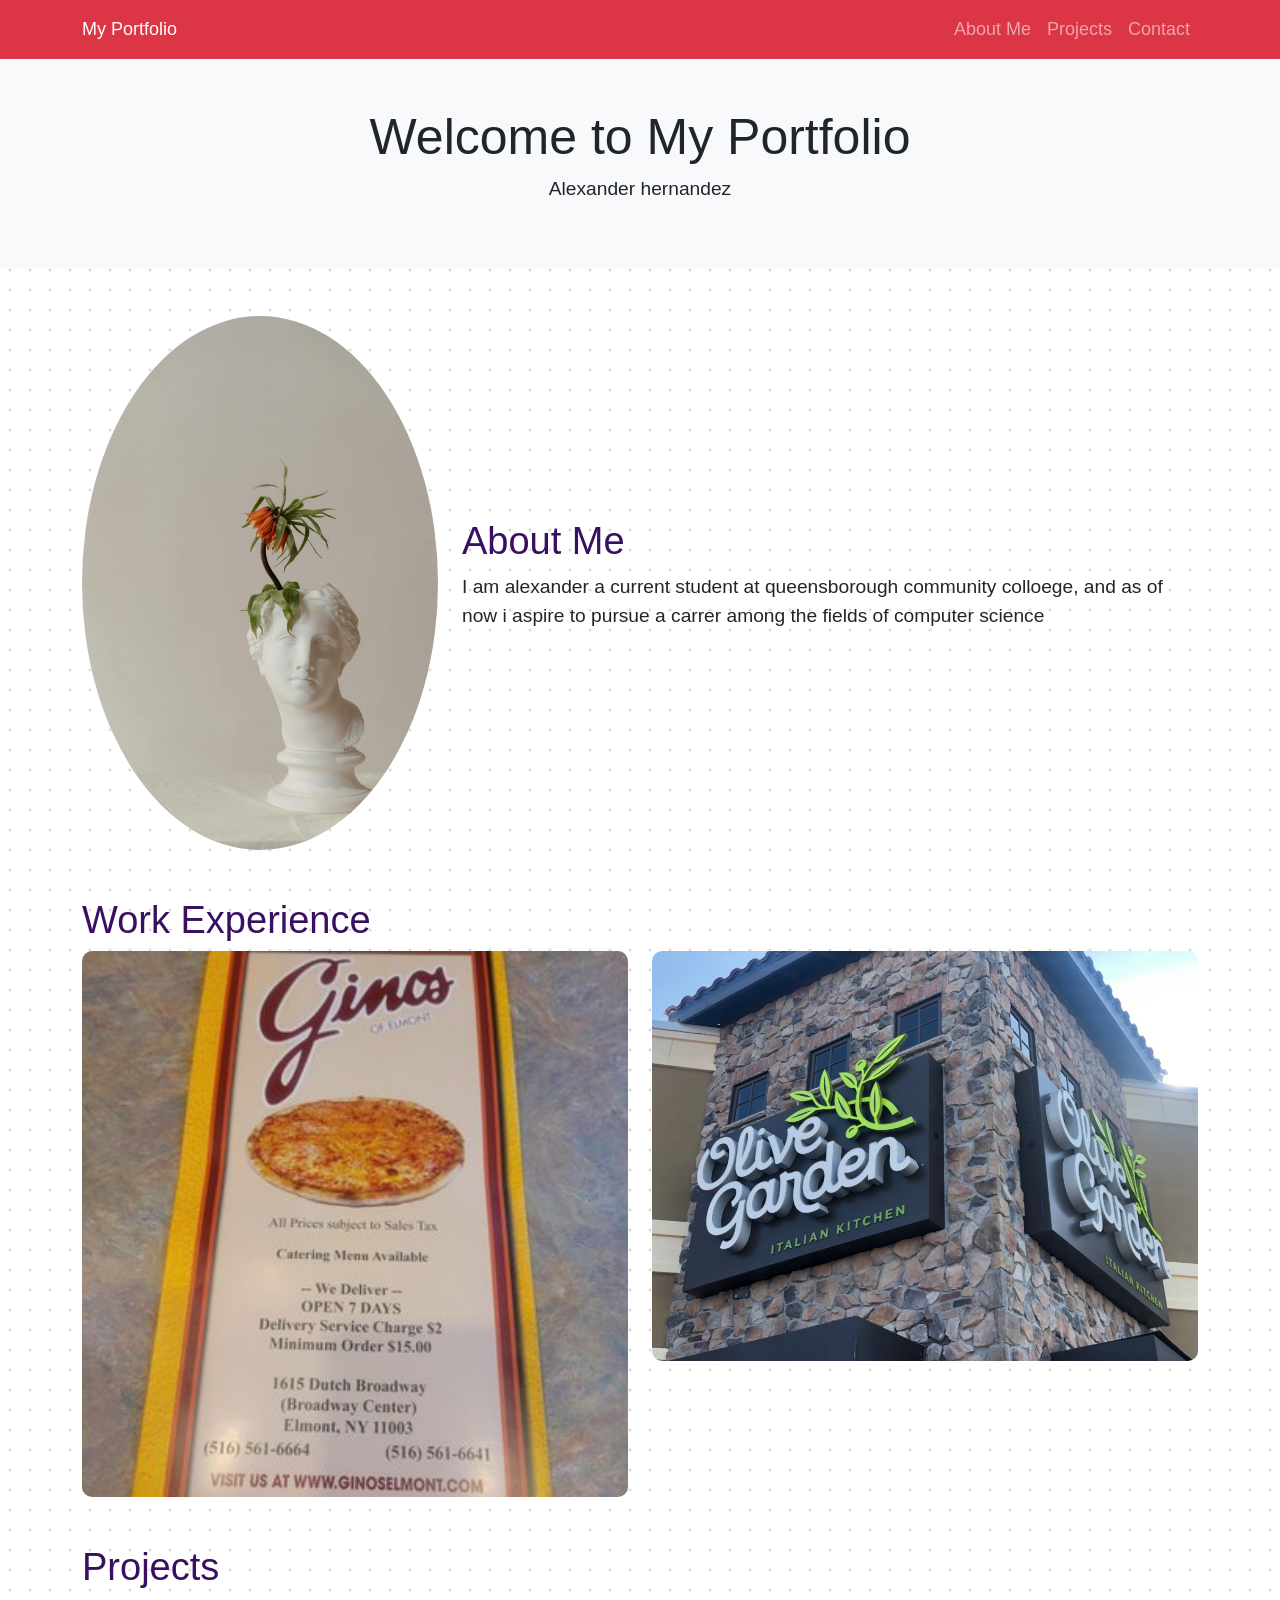
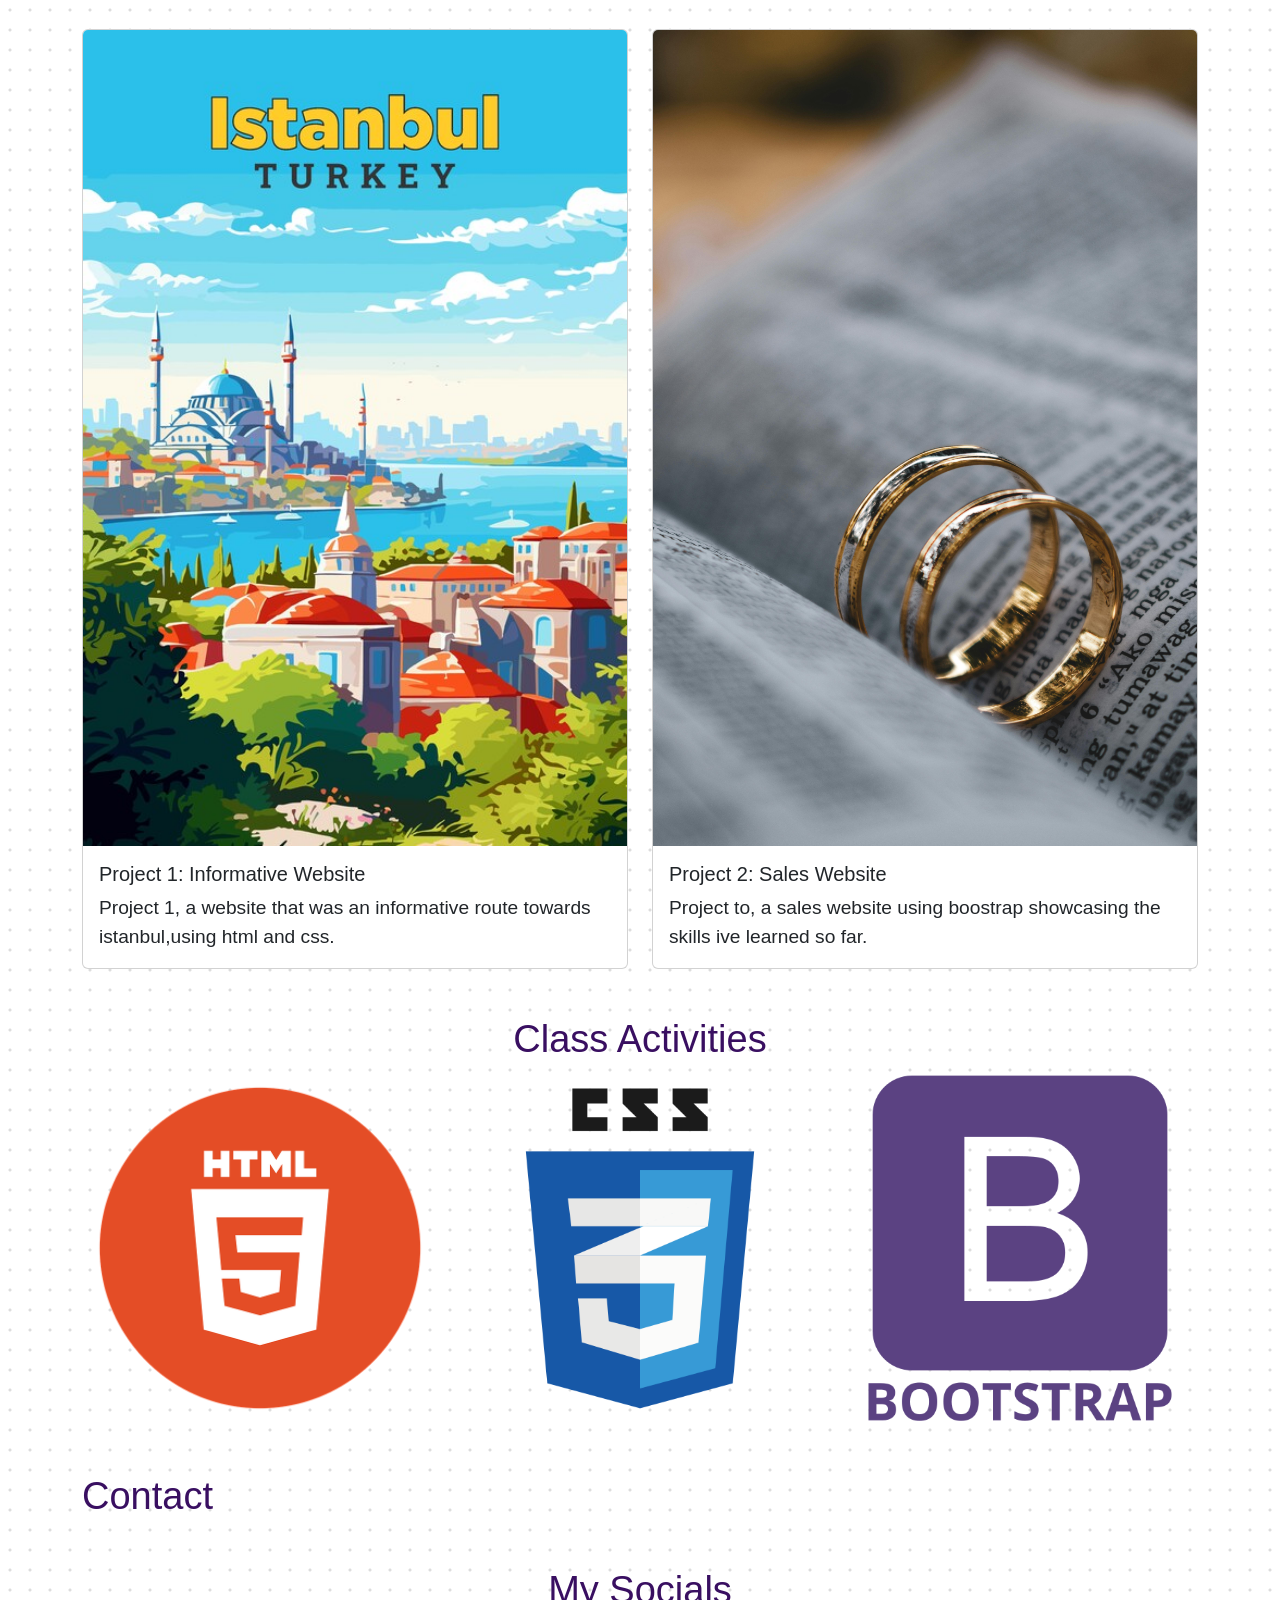
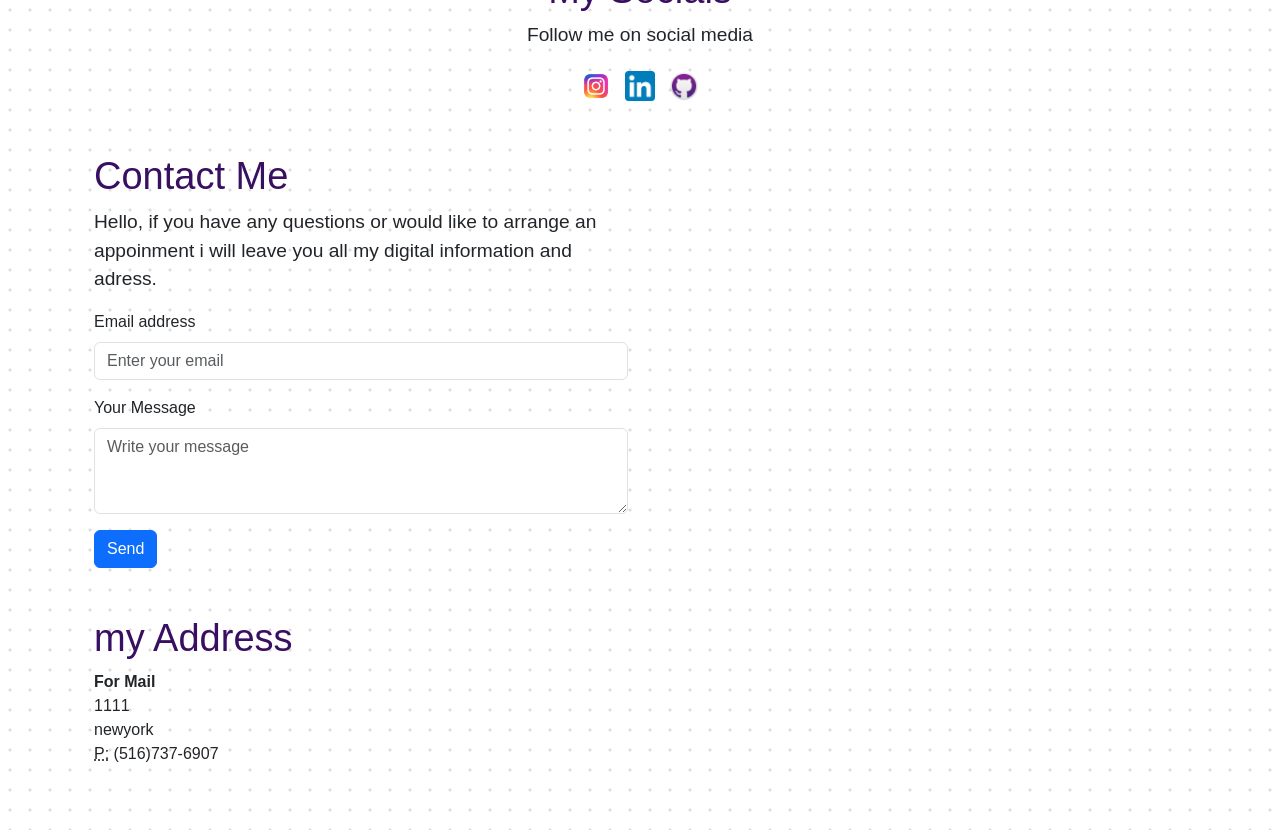
<file: index.html>
<!DOCTYPE html>
<html lang="en">
<head>
    <meta charset="UTF-8">
    <meta name="viewport" content="width=device-width, initial-scale=1">
    <title>Portfolio</title>
    <link href="https://cdn.jsdelivr.net/npm/bootstrap@5.3.0/dist/css/bootstrap.min.css" rel="stylesheet">
    <link rel="stylesheet" href="project3.css">
</head>
<body>
    <!-- Navbar -->
    <nav class="navbar navbar-expand-lg navbar-dark bg-danger">
        <div class="container">
            <a class="navbar-brand" href="#">My Portfolio</a>
            <button class="navbar-toggler" type="button" data-bs-toggle="collapse" data-bs-target="#navbarNav">
                <span class="navbar-toggler-icon"></span>
            </button>
            <div class="collapse navbar-collapse" id="navbarNav">
                <ul class="navbar-nav ms-auto">
                    <li class="nav-item"><a class="nav-link" href="#about">About Me</a></li>
                    <li class="nav-item"><a class="nav-link" href="#projects">Projects</a></li>
                    <li class="nav-item"><a class="nav-link" href="#contact">Contact</a></li>
                </ul>
            </div>
        </div>
    </nav>

   <!-- Hero Section -->
   <header class="text-center py-5 bg-light">
    <h1>Welcome to My Portfolio</h1>
    <p>  Alexander hernandez</p>
</header>
    
    <section id="about" class="container my-5">
        <div class="row align-items-center">
            <div class="col-md-4">
                <img src="images/pexels-cottonbro-4272616.jpg" alt="Your Photo" class="img-fluid rounded-circle">
            </div>
            <div class="col-md-8">
                <h2>About Me</h2>
                <p>I am alexander a current student at queensborough community colloege, and as of now i aspire to pursue a carrer among the fields of computer science </p>
            </div>
        </div>
    </section>
    
    <section id="work-experience" class="container my-5">
        <h2>Work Experience</h2>
        <div class="row">
            <!-- Pizzeria Experience -->
            <div class="col-md-6">
                <div class="experience-card">
                    <a href="#">
                        <img src="images/back.jpg" alt="Pizzeria Experience" class="experience-img">
                        <div class="overlay">Worked at a Pizzeria</div>
                    </a>
                </div>
            </div>
    
            <!-- Olive Garden Experience -->
            <div class="col-md-6">
                <div class="experience-card">
                    <a href="#">
                        <img src="images/IMG_3379-1024x768.jpg" alt="Olive Garden Experience" class="experience-img">
                        <div class="overlay">Worked at Olive Garden</div>
                    </a>
                </div>
            </div>
        </div>
    </section>
     

    <section id="projects" class="container my-5">
        <h2>Projects</h2>
        <div class="row">
            <div class="col-md-6">
                <div class="card">
                    <a href="Project1/project1.html" target="_blank">
                        <img src="images/244724.jpg" class="card-img-top" alt="Project 1">
                    </a>
                    <div class="card-body">
                        <h5 class="card-title">Project 1: Informative Website</h5>
                        <p class="card-text">Project 1, a website that was an informative route towards istanbul,using html and css.</p>
                    </div>
                </div>
            </div>
            <div class="col-md-6">
                <div class="card">
                    <a href="project2/project2.html" target="_blank">
                        <img src="images/pexels-ken-salva-1576746-11679092.jpg" class="card-img-top" alt="Project 2">
                    </a>
                    <div class="card-body">
                        <h5 class="card-title">Project 2: Sales Website</h5>
                        <p class="card-text">Project to, a sales  website using boostrap showcasing the skills ive learned so far.</p>
                    </div>
                </div>
            </div>
        </div>
    </section>

    <section id="class-activities" class="container my-5">
        <h2 class="text-center">Class Activities</h2>
        <div class="row">
            <!-- HTML Section -->
            <div class="col-md-4">
                <div class="activity-card">
                    <a href="lab3/towers.index.html">
                        <img src="images/logo-2582748_960_720.webp" alt="HTML Activities" class="activity-img">
                        <div class="overlay">HTML Activities</div>
                    </a>
                </div>
            </div>
    
            <!-- CSS Section -->
            <div class="col-md-4">
                <div class="activity-card">
                    <a href="romahover/romahover.html">
                        <img src="images/css3-512.webp" alt="CSS Activities" class="activity-img">
                        <div class="overlay">CSS Activities</div>
                    </a>
                </div>
            </div>
    
            <!-- Bootstrap Section -->
            <div class="col-md-4">
                <div class="activity-card">
                    <a href="lab15/lab15.html">
                        <img src="images/bootstrap_plain_wordmark_logo_icon_146620.webp" alt="Bootstrap Activities" class="activity-img">
                        <div class="overlay">Bootstrap 5 Activities</div>
                    </a>
                </div>
            </div>
        </div>
    </section>
    
    

    <!-- Contact -->
    <section id="contact" class="container my-5">
        <h2>Contact</h2>
        <section id="social-media" class="container text-center my-5">
            <h2>My Socials</h2>
            <p>Follow me on social media</p>
            <div class="social-icons">
                <a href="https://twitter.com/yourusername" target="_blank">
                    <img src="images/instagram-application-logo_23-2151544088.avif" alt="instagram">
                </a>
                <a href="https://linkedin.com/in/yourusername" target="_blank">
                    <img src="images/LinkedIn_icon.svg.webp" alt="LinkedIn">
                </a>
                <a href="https://github.com/yourusername" target="_blank">
                    <img src="images/Github-desktop-logo-symbol.svg.png" alt="GitHub">
                </a>
            </div>
        </section>
        
        <form>
<div class="container mt-5">
    <!-- Email Module -->
    <div class="row">
        <div class="col-md-6">
            <h2>Contact Me </h2>
            <p>Hello, if you have any questions or would like to arrange an appoinment i will leave you all my digital information and adress.</p>
            <form>
                <div class="mb-3">
                    <label for="email" class="form-label">Email address</label>
                    <input type="email" class="form-control" id="email" placeholder="Enter your email">
                </div>
                <div class="mb-3">
                    <label for="message" class="form-label">Your Message</label>
                    <textarea class="form-control" id="message" rows="3" placeholder="Write your message"></textarea>
                </div>
                <button type="submit" class="btn btn-primary">Send</button>
            </form>
        </div>
    </div>

    <!-- Address Section -->
    <div class="row mt-5">
        <div class="col-md-6">
            <h2>my Address</h2>
            <address>
                <strong>For Mail</strong><br>
                1111 <br>
                newyork<br>
                <abbr title="Phone">P:</abbr> (516)737-6907
            </address>
        </div>
    </div>
</div>


    <script src="https://cdn.jsdelivr.net/npm/bootstrap@5.3.0/dist/js/bootstrap.bundle.min.js"></script>
</body>
</html>
</file>
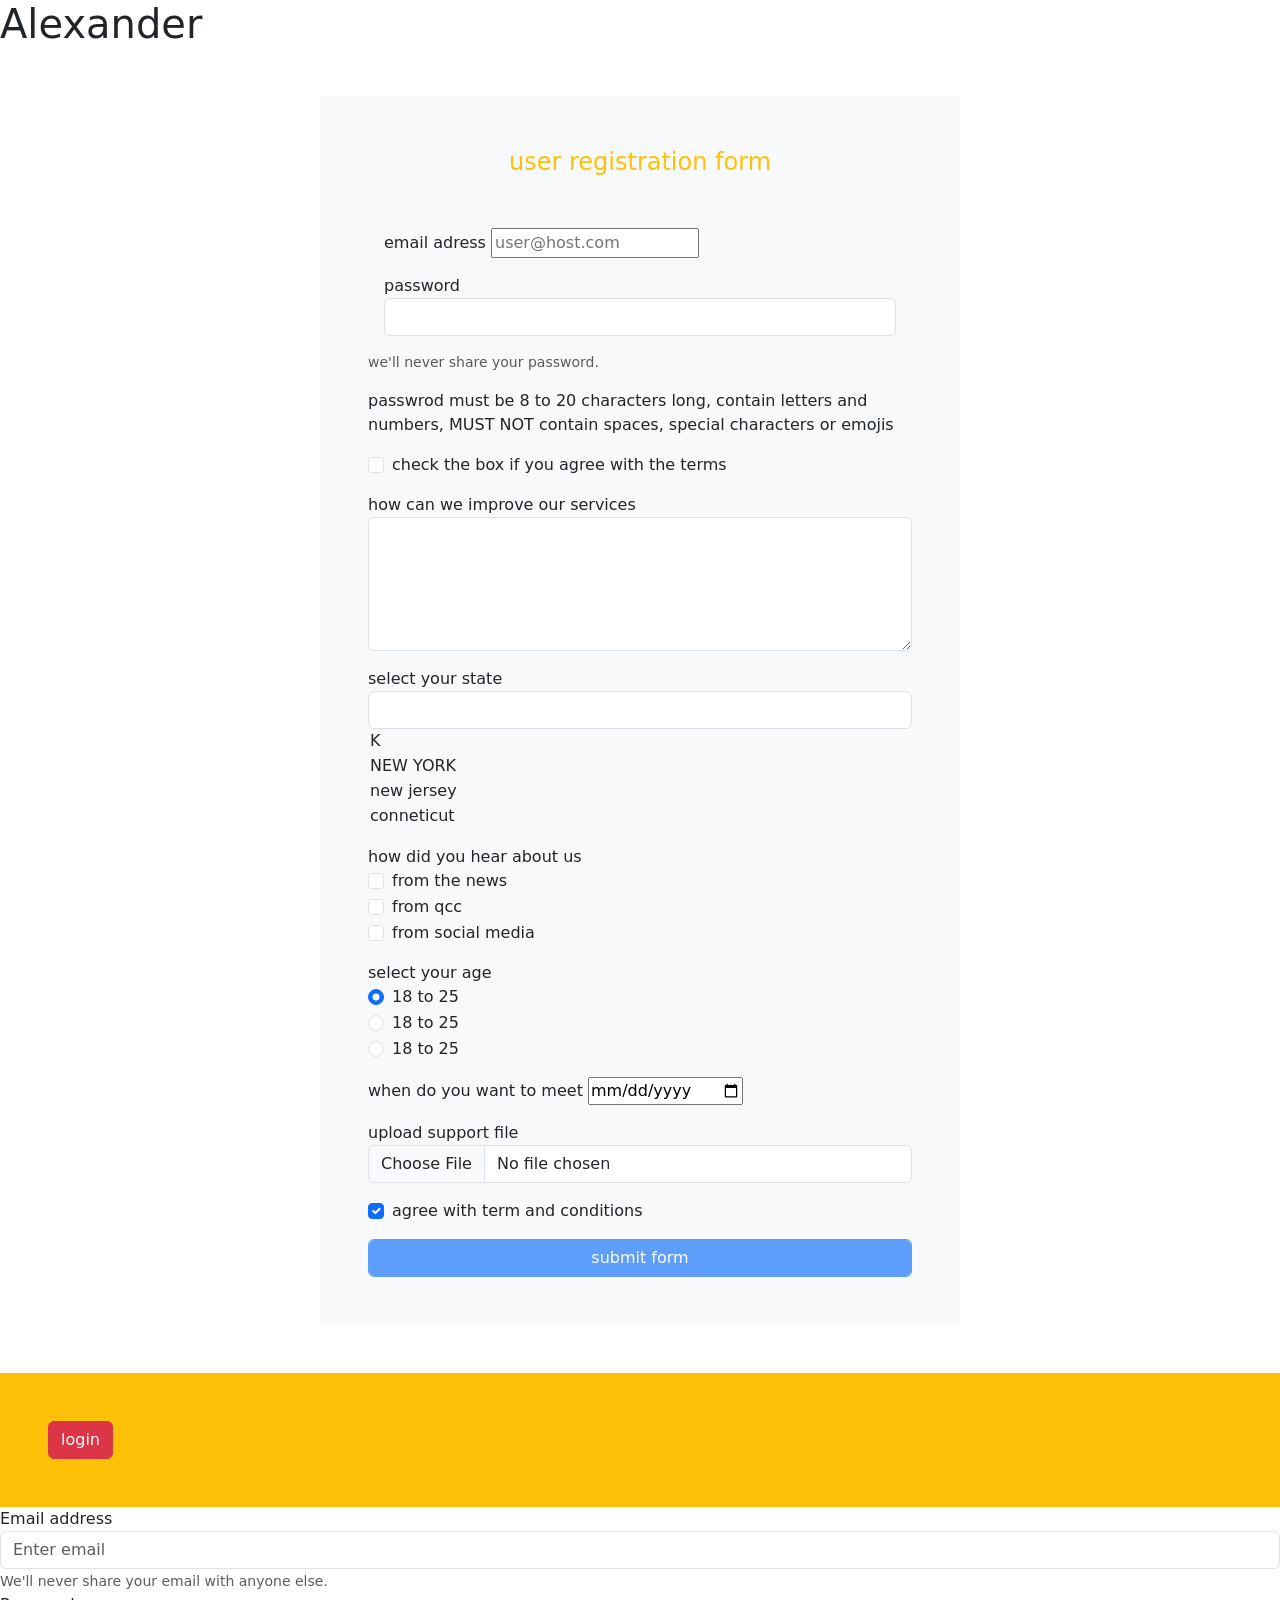
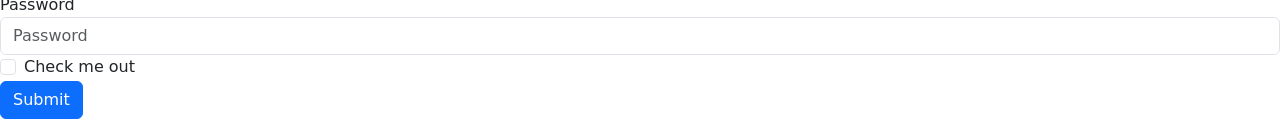
<file: lab15/lab15.html>
<!doctype html>
<html lang="en">
  <head>
    <meta charset="utf-8">
    <meta name="viewport" content="width=device-width, initial-scale=1">
    <title>lab 15 forms </title>
    <link href="https://cdn.jsdelivr.net/npm/bootstrap@5.3.5/dist/css/bootstrap.min.css" rel="stylesheet" integrity="sha384-SgOJa3DmI69IUzQ2PVdRZhwQ+dy64/BUtbMJw1MZ8t5HZApcHrRKUc4W0kG879m7" crossorigin="anonymous">
  </head>
  <body>
    <h1>Alexander</h1>
    <form class="bg-light p-5 w-50 mx-auto mt-5">
        <legend class="text-center text-warning mb-5">user registration form</legend>
        <div class="m-3">
            <label for="">email adress </label>
            <input type="email" id="emailaddress" placeholder="user@host.com">
        </div>
        <div class="m-3">
            <label for="userpassword">password</label>
            <input class="form-control" type="password" id="userpassword">
        </div>
        <div class="form-text" id="emailhelp">
            <p>we'll never share your password.</p>
        </div>
        <div>
            <p>passwrod must  be 8 to 20 characters long, contain letters and numbers, MUST NOT contain spaces, special characters or emojis</p>
        </div>
        <div class="mt-3 form-check">
            <label for="agreementcheck"> check the box if you agree with the terms</label>
            <input class="form-check-input" type="checkbox" id="">
        </div>
        <div class="mt-3">
            <label for="comments">how can we improve our services </label>
            <textarea class="form-control" id="comments" rows="5" placeholder="max 2000 characters" maxlength="20"> </textarea>
        </div>
        <div class="mt-3">
            <label for="state">select your state </label>
            <select class="form-control" id="state"></select>
            <option selected >K</option>
            <option value="NY">NEW YORK</option>
            <option value="nj"> new jersey</option>
            <option value="ct"> conneticut</option>

        </div>
        <div class="mt-3">
            <label for="about us"> how did you hear about us </label>
            <div class="form-check">
                <label class="form-check-label" for="news "> from the news  </label>
                <input class="form-check-input" type="checkbox" id="news">
            </div>

            <div class="form-check">
                <label class="form-check-label" for="news "> from qcc  </label>
                <input class="form-check-input" type="checkbox" id="qcc">
            </div>

            <div class="form-check">
                <label class="form-check-label" for="news "> from social media   </label>
                <input class="form-check-input" type="checkbox" id="socialmedia">
            </div>
        </div>
        <div class="mt-3">
            <label for="agerange"> select your age </label>
            <div class="form-check">
                <label for="age18_25"> 18 to 25</label>
                <input class="form-check-input" type="radio" id="age18_25" name="agegroup" checked>
            </div>

            <div class="form-check">
                <label for="age18_25"> 18 to 25</label>
                <input class="form-check-input" type="radio" id="age18_25" name="agegroup">
            </div>

            <div class="form-check">
                <label for="age18_25"> 18 to 25</label>
                <input class="form-check-input" type="radio" id="age18_25" name="agegroup">
            </div>
            <div class="mt-3">
                <label for="meeting" > when do you want to meet</label>
                <input type="date" name="datemeeting" id="meeting">

            </div>

            <div class="mt-3">
                <label for="uploadfile" > upload support file</label>
                <input class="form-control" type="file" name="uploadfile" id="fileupload">

            </div>

            
            <div class="mt-3 form-check form-swtich">
                <label for="agreementswitch"> agree with term and conditions </label>
                <input class="form-check-input" type="checkbox" id="agreementcheck" role="switch" checked>
            </div>

            <div class="mt-3">
                <button  class="form-control btn btn-primary"  type="submit" disabled > submit form</button>
            </div>
             


        </div>
    </form>
    <div class="mt-5 w-5  p-5  bg-warning mx-auto">
        <button class=" btn btn-danger">login</button>
    </div>

    <form>
        <div class="form-group">
          <label for="exampleInputEmail1">Email address</label>
          <input type="email" class="form-control" id="exampleInputEmail1" aria-describedby="emailHelp" placeholder="Enter email">
          <small id="emailHelp" class="form-text text-muted">We'll never share your email with anyone else.</small>
        </div>
        <div class="form-group">
          <label for="exampleInputPassword1">Password</label>
          <input type="password" class="form-control" id="exampleInputPassword1" placeholder="Password">
        </div>
        <div class="form-group form-check">
          <input type="checkbox" class="form-check-input" id="exampleCheck1">
          <label class="form-check-label" for="exampleCheck1">Check me out</label>
        </div>
        <button type="submit" class="btn btn-primary">Submit</button>
      </form> 
    <script src="https://cdn.jsdelivr.net/npm/bootstrap@5.3.5/dist/js/bootstrap.bundle.min.js" integrity="sha384-k6d4wzSIapyDyv1kpU366/PK5hCdSbCRGRCMv+eplOQJWyd1fbcAu9OCUj5zNLiq" crossorigin="anonymous"></script>
  </body>
</html>
</file>
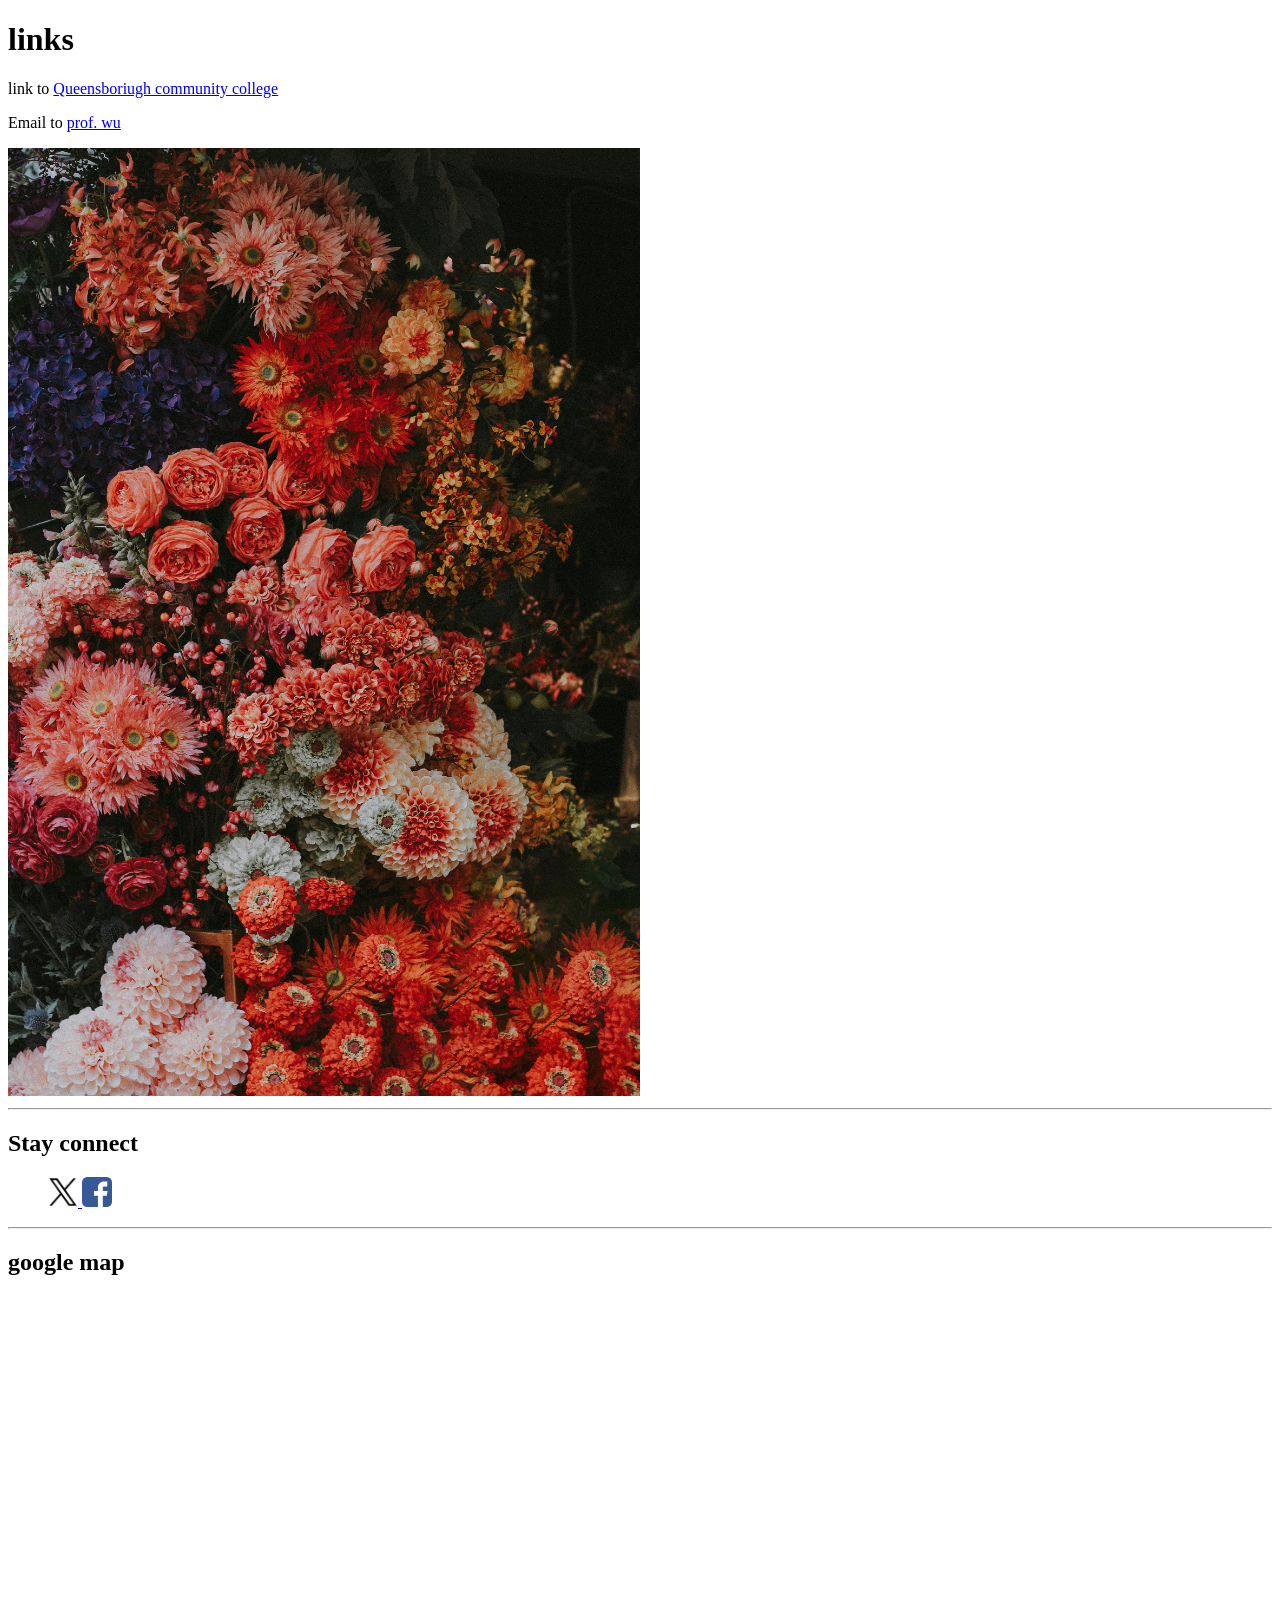
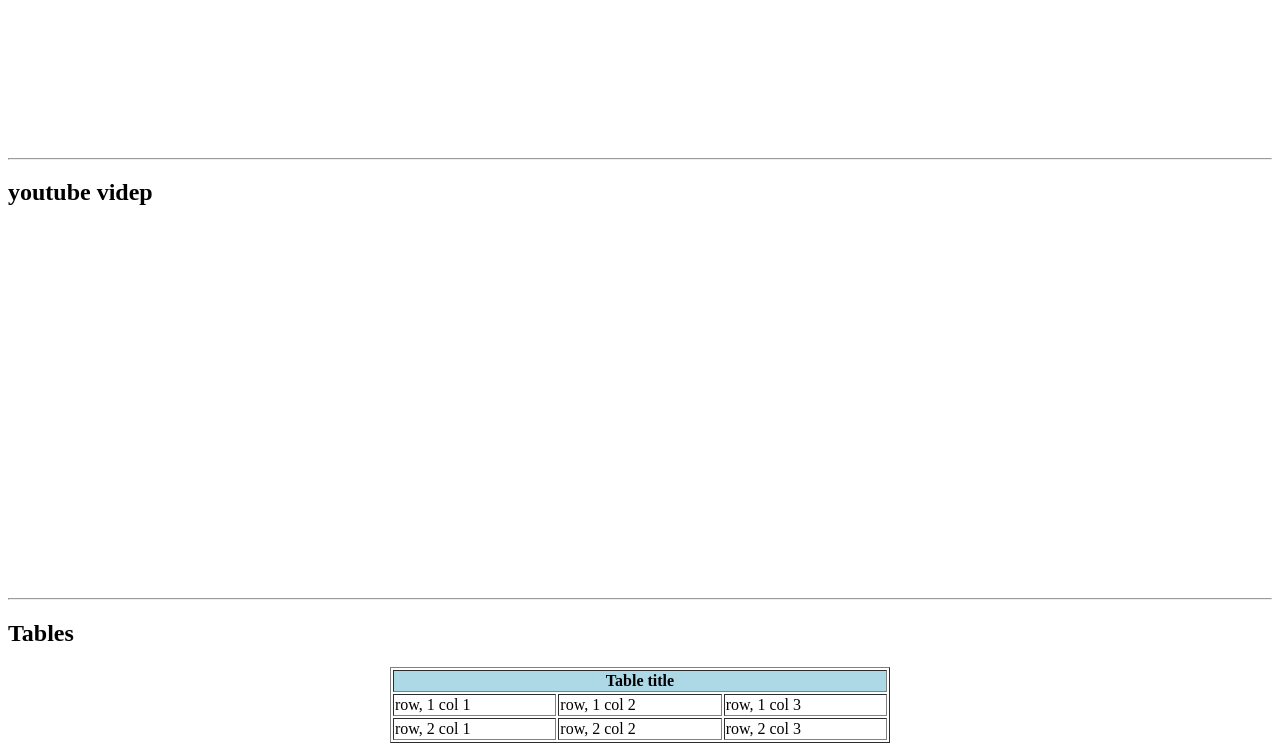
<file: lab3/lab3.html>
<!DOCTYPE html>
<html lang="en">
<head>
    <meta charset="UTF-8">
    <meta name="viewport" content="width=device-width, initial-scale=1.0">
    <title>lab 3, HTML basics</title>
</head>
<body>
    <h1>links</h1>
    <p>link to <a href="https://www.qcc.cuny.edu/" target="_blank" rel="noopener noreferrer">Queensboriugh community college</a> </p>
    <p>Email to <a href="mailto:hwu@qcc.cuny.edu">prof. wu</a> </p>
    <a href="https://www.plantshed.com/flowers#page=1&top=167&" target="_blank" rel="noopener noreferrer">
        <img src="images/Roses.jpg" alt="image of roses" height="100%" width="50%" title="visit NYC">
    </a>
    <hr>
    <h2>Stay connect</h2>
    <figure>
        <a href="https://x.com/i/flow/login?redirect_after_login=%2Fqcc_cuny" target="_blank" rel="noopener noreferrer">
          <img src="images/twittwericon.png" alt="log in to x account" width="30px" title="log to x">  
        </a>

        <a href="https://www.facebook.com/QueensboroughCUNY/" target="_blank" rel="noopener noreferrer">
            <img src="images/facebookicon.svg" alt="stay connect facebookk QCC" width="30PX" title="log to facebook account">
        </a>
    </figure>
    <hr>
    <h2>google map</h2>
    <iframe src="https://www.google.com/maps/embed?pb=!1m18!1m12!1m3!1d3022.261517505633!2d-73.75500090000006!3d40.75627249999999!2m3!1f0!2f0!3f0!3m2!1i1024!2i768!4f13.1!3m3!1m2!1s0x89c261fb05968f07%3A0x49ff66ba1d2376bd!2sQueensborough%20Community%20College!5e0!3m2!1sen!2sus!4v1738719900826!5m2!1sen!2sus" width="600" height="450" style="border:0;" allowfullscreen="" loading="lazy" referrerpolicy="no-referrer-when-downgrade"></iframe>

    <hr>
    <h2> youtube videp</h2>
    <iframe width="640" height="360" src="https://www.youtube.com/embed/1tictAyrZLs" title="5 Artworks to See at the Metropolitan Museum of Art | Behind the Masterpiece" frameborder="0" allow="accelerometer; autoplay; clipboard-write; encrypted-media; gyroscope; picture-in-picture; web-share" referrerpolicy="strict-origin-when-cross-origin" allowfullscreen></iframe>

    <hr>
    <h2>Tables</h2>
    <table border="1" width="500px" align="center">
        <tr> <th colspan="3" align="center" bgcolor="lightblue">Table title</th></tr>
        <tr><td>row, 1 col 1</td> <td>row, 1 col 2</td> <td>row, 1 col 3</td> </tr>
        <tr><td>row, 2 col 1</td> <td>row, 2 col 2</td> <td>row, 2 col 3</td> </tr>
    </table>


</body>
</html>
</file>
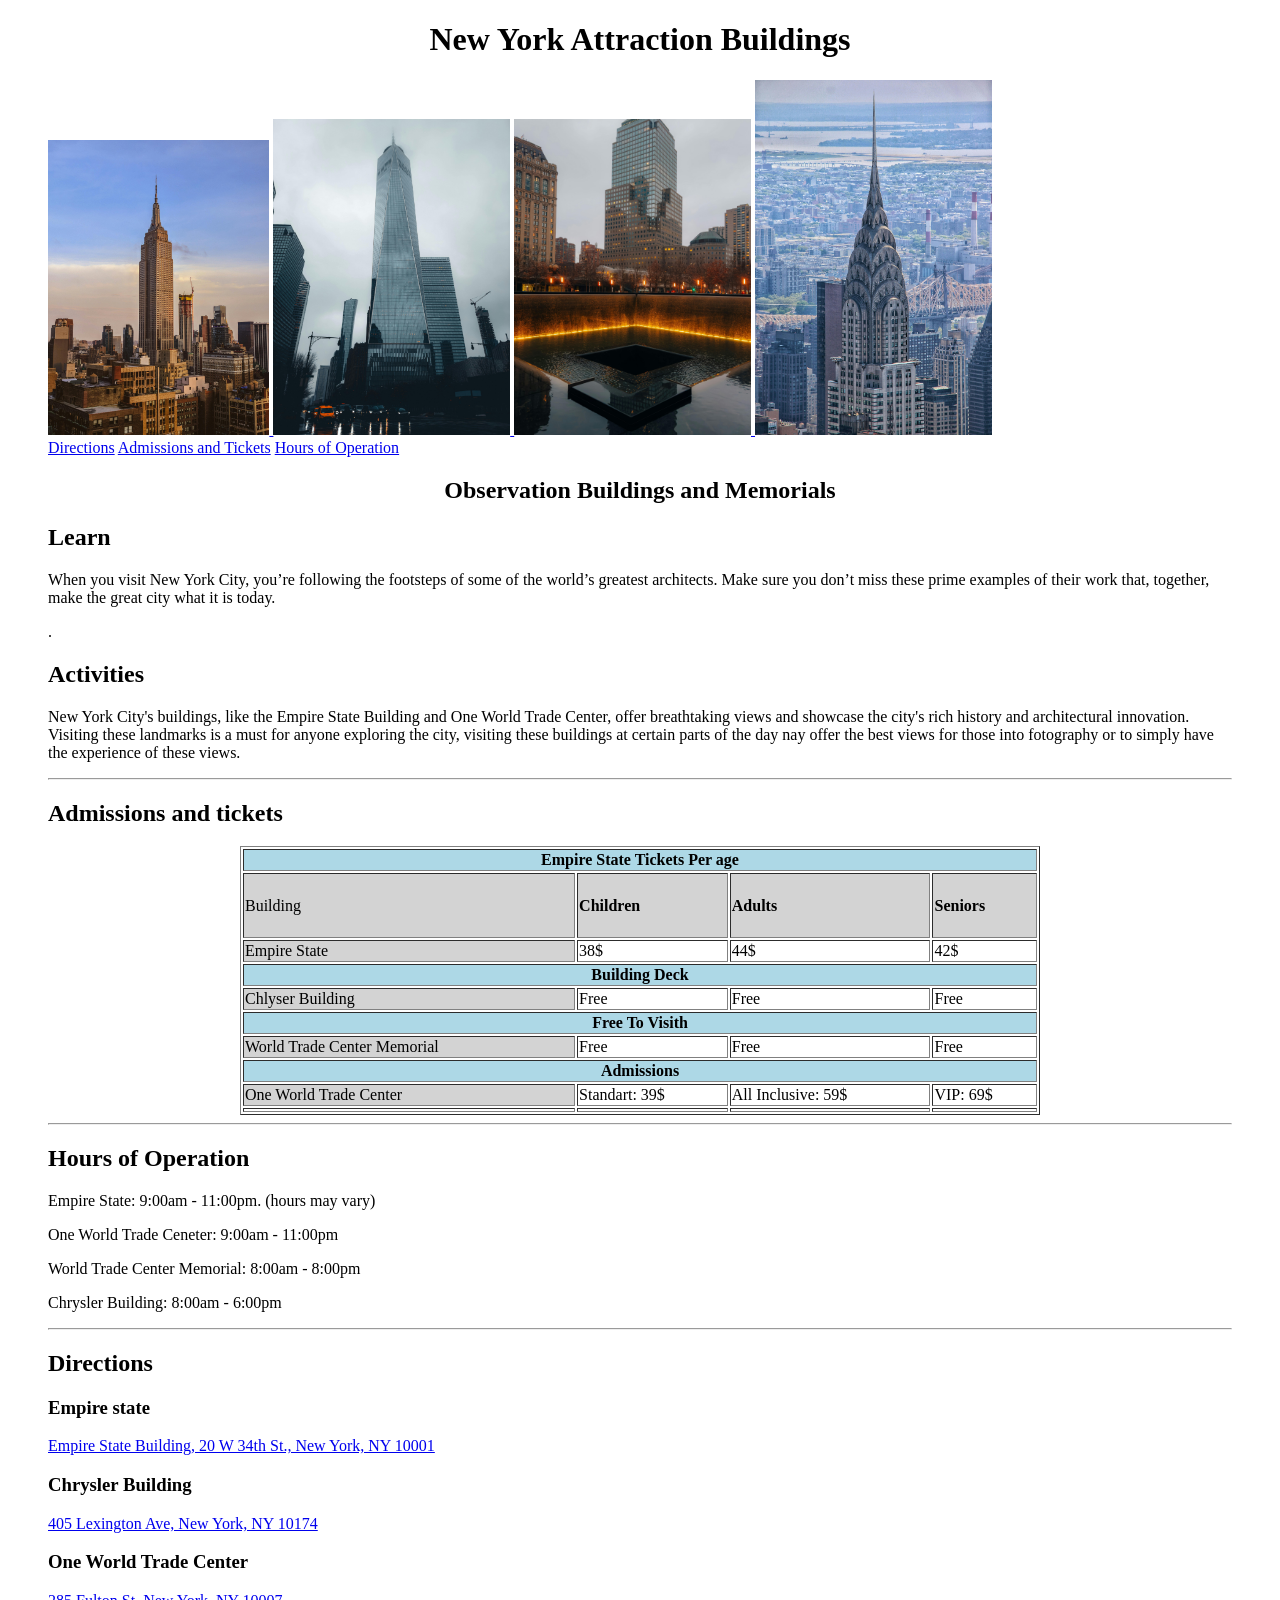
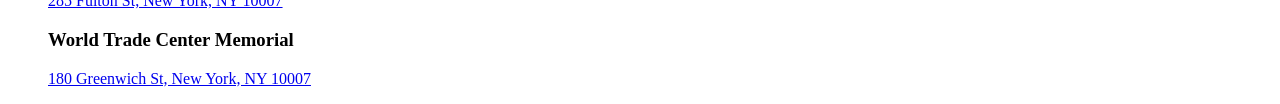
<file: lab3/towers.index.html>
<!DOCTYPE html>
<html lang="en">
<head>
    <meta charset="UTF-8">
    <meta name="viewport" content="width=device-width, initial-scale=1.0">
    <title>Document</title>
</head>
<body>
        
        <h1 align="center">New York Attraction Buildings</h1>
    <figure>
        <a href="https://www.esbnyc.com/" target="_blank" rel="noopener noreferrer">
         <img src="images/chrysler.jpg" alt="Empirestate" height="20%" width="18.7%" title="Empirestate">
        </a>
    <a href="https://www.oneworldobservatory.com/buy-tickets/?utm_source=google&utm_medium=cpc&utm_campaign=owo&utm_content=176344418790&utm_term=freedom%20tower%20tickets&gad_source=1&gclid=EAIaIQobChMI0t2EoNyriwMV3fvjBx390DAcEAAYASAAEgKB0fD_BwE&gclsrc=aw.ds" target="_blank" rel="noopener noreferrer">
        <img src="images/Owtc.jpg" alt="oneworldtradecenter" height="50%" width="20%" title="oneworldtradecenter">
       </a>
        <a href="https://www.911memorial.org/" target="_blank" rel="noopener noreferrer">
            <img src="images/wtcm.jpg" alt="worldtradecentermemorial" height="50%" width="20%" title="worldtradecentermemorial">
           </a>
          <a href="https://freetoursbyfoot.com/visit-the-chrysler-building/" target="_blank" rel="noopener noreferrer">
           <img src="images/Empirestate.jpg" alt="chrysler" height="50%" width="20%" title="chrysler"> 
            </a><nav>
                <a href="#Directions">Directions</a>
                <a href="#Admissions and Tickets"> Admissions and Tickets</a>
                <a href="#Hours of Operation">Hours of Operation</a>

            </nav>
            <h2 align="center">Observation Buildings and Memorials</h2>
            <h2>Learn</h2>
    <p>When you visit New York City, you’re following the footsteps of some of the world’s greatest architects. Make sure you don’t miss these prime examples of their work that, together, make the great city what it is today.</p>. </p>
    <h2>Activities</h2>
    <p>New York City's buildings, like the Empire State Building and One World Trade Center, 
        offer breathtaking views and showcase the city's rich history and architectural innovation. Visiting these 
        landmarks is a must for anyone exploring the city, visiting these buildings at certain parts of the day nay offer 
        the best views for those into fotography or to simply have the experience of these views.</p>
        <hr>
        <h2 id="Admissions and Tickets">Admissions and tickets</h2>
    <table border="1" width="800px" align="center">
        <tr><th colspan="9" align="center" bgcolor="lightblue">Empire State Tickets Per age </th></tr>
        <tr><td bgcolor="lightgray">Building</td> <td bgcolor="lightgray"><h4>Children</h4></td> <td bgcolor="lightgray"><h4>Adults</h4></td><td bgcolor="lightgray"><h4>Seniors</h4></td> </tr>
        <tr><td bgcolor="lightgray">Empire State</td> <td> 38$</td> <td>44$</td><td>42$</td> </tr>
        <tr><th colspan="9" bgcolor="lightblue">Building Deck</th></tr>
        <tr><td bgcolor="lightgray">Chlyser Building</td> <td> Free </td><td>Free</td> <td>Free</td></tr>
        <tr><th colspan="9" align="center" bgcolor="lightblue">Free To Visith</th></tr>
        <tr><td bgcolor="lightgray">World Trade Center Memorial</td> <td> Free </td><td>Free</td><td>Free</td> </tr>
        <tr><th colspan="9" bgcolor="lightblue">Admissions</th></tr>
        <tr><td bgcolor="lightgray">One World Trade Center</td> <td>Standart: 39$ </td> <td> All Inclusive: 59$ </td><td> VIP: 69$ </td></tr>
        <tr> <td> <td><td> </td> </td> </td> <td> </td> </tr>
    </table>
    <hr>
    <h2 id="Hours of Operation">Hours of Operation </h2>
    <p>Empire State: 9:00am - 11:00pm. (hours may vary) </p>
    <p> One World Trade Ceneter: 9:00am - 11:00pm</p>
    <p>World Trade Center Memorial: 8:00am - 8:00pm</p>
    <p> Chrysler Building: 8:00am - 6:00pm</p>
    <hr>
    <h2 id="Directions">Directions</h2>
    <h3>Empire state</h3>
<p><a href="https://maps.app.goo.gl/gyoiVZ8v35oJ5bBR7" target="_blank" rel="noopener noreferrer">Empire State Building, 20 W 34th St., New York, NY 10001</a></p>
<h3>Chrysler Building</h3>
<a href="https://maps.app.goo.gl/MYrQaZzpoZMfD7879" target="_blank" rel="noopener noreferrer">405 Lexington Ave, New York, NY 10174 </a>
<h3>One World Trade Center</h3>
<a href="https://maps.app.goo.gl/6Ukf1GQKFYg26dq88" target="_blank" rel=" noopener noreferrer">285 Fulton St, New York, NY 10007</a>
<h3>World Trade Center Memorial</h3>
<a href="https://maps.app.goo.gl/Yzt3SpBrgAVAqKgW7" target="_blank" rel="noopener noreferrer">180 Greenwich St, New York, NY 10007</a>



</body>
</html>
</file>
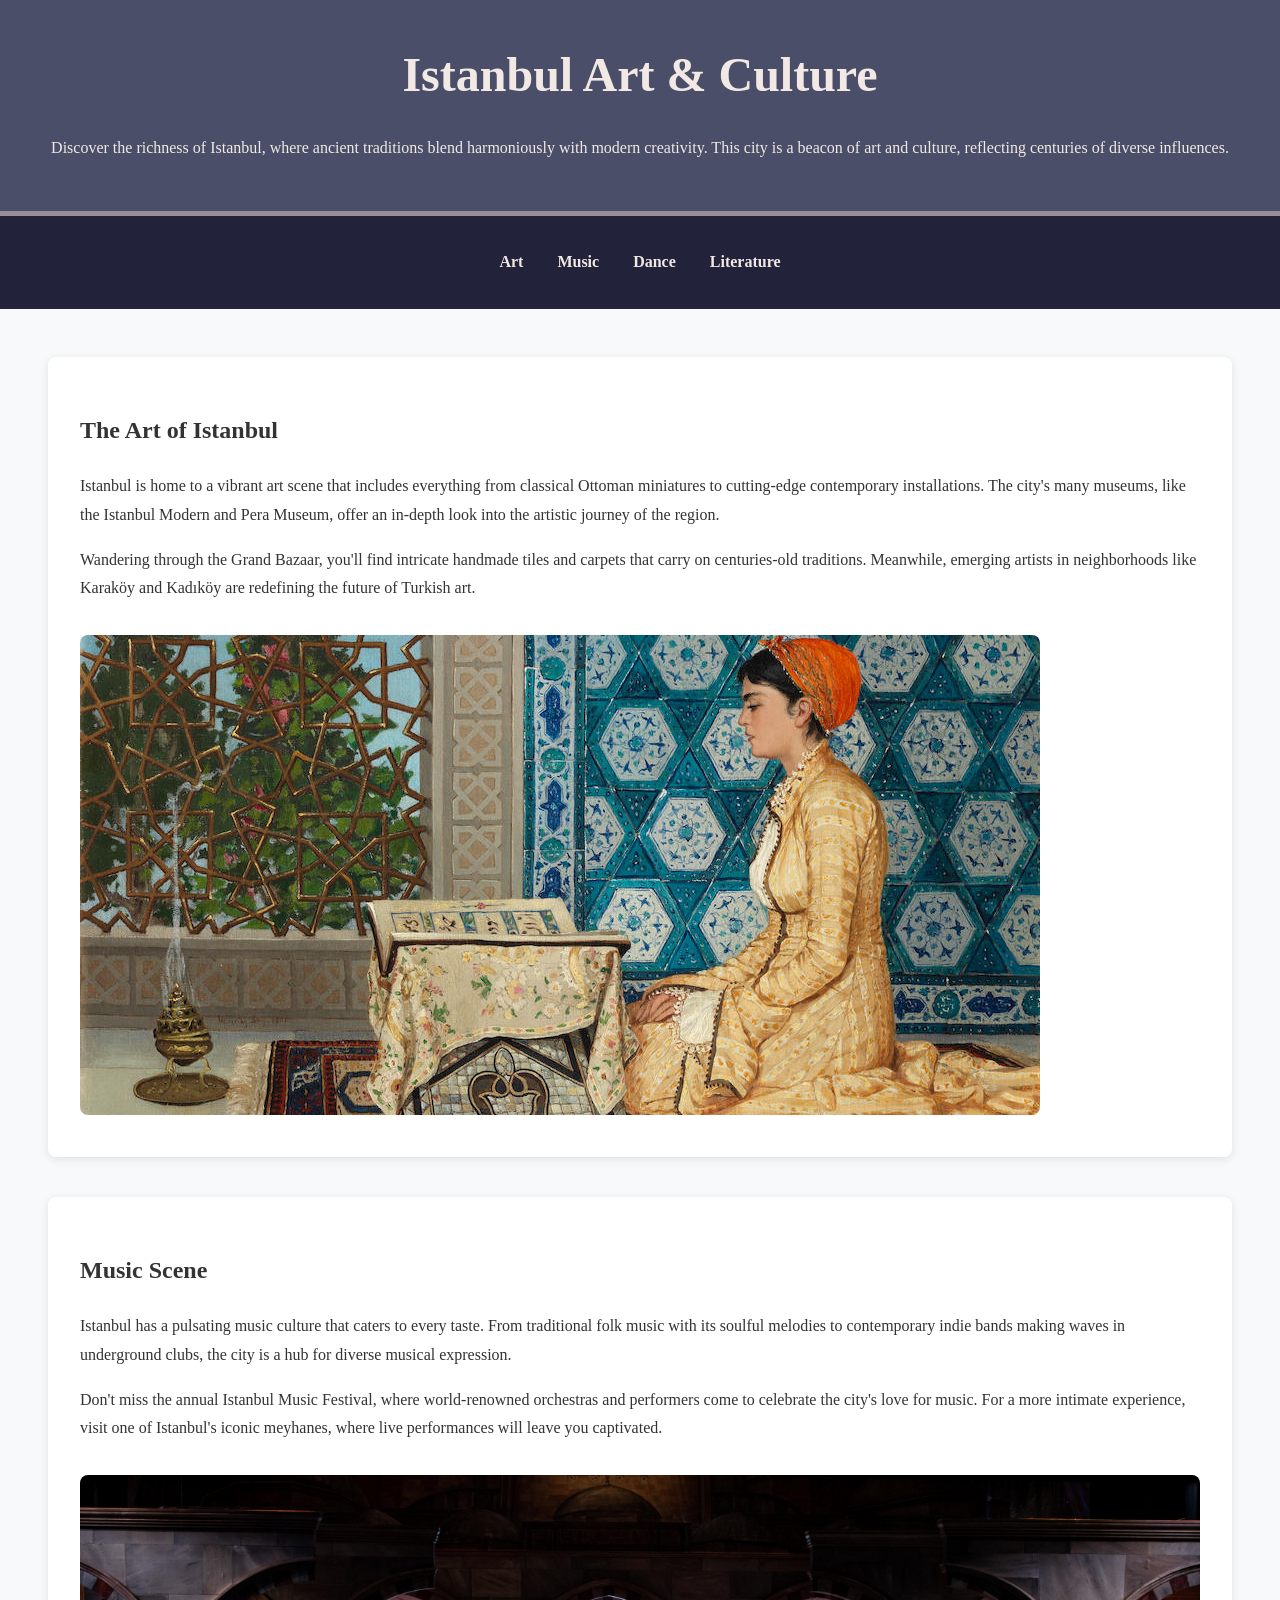
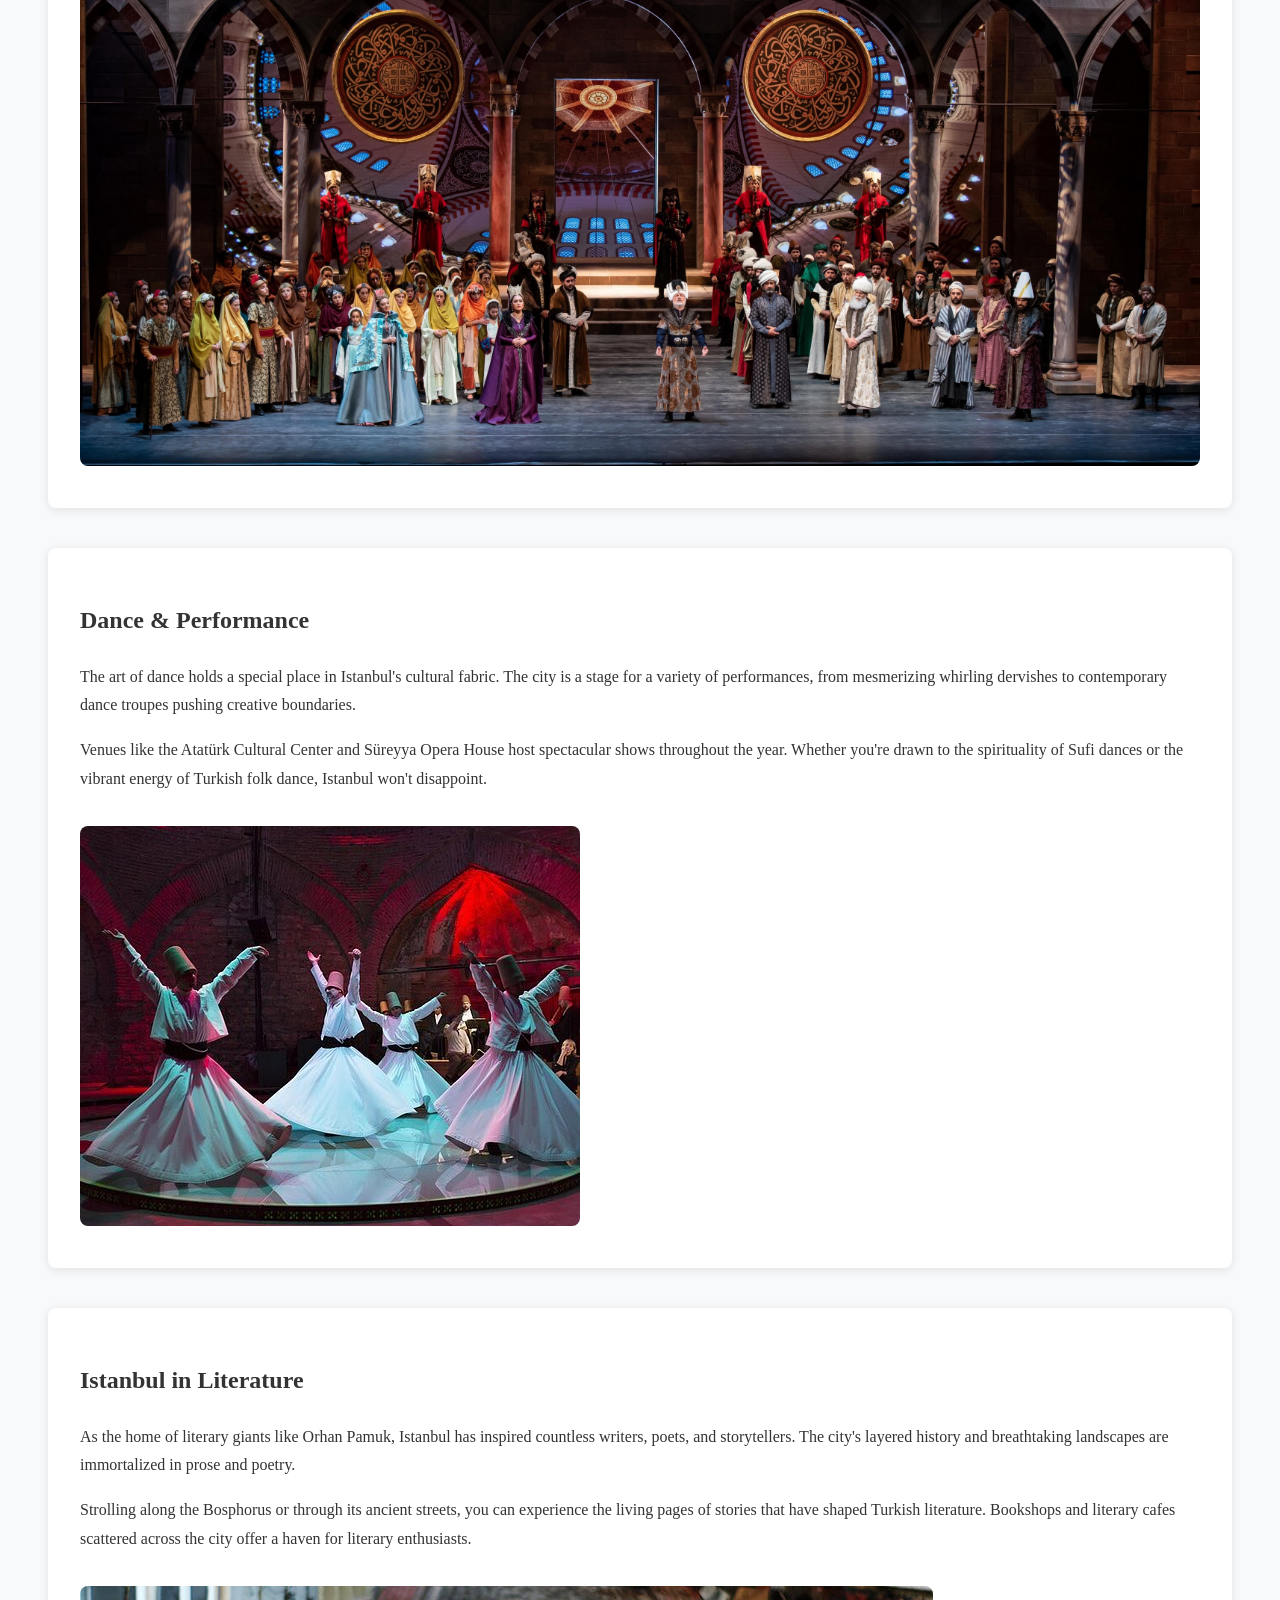
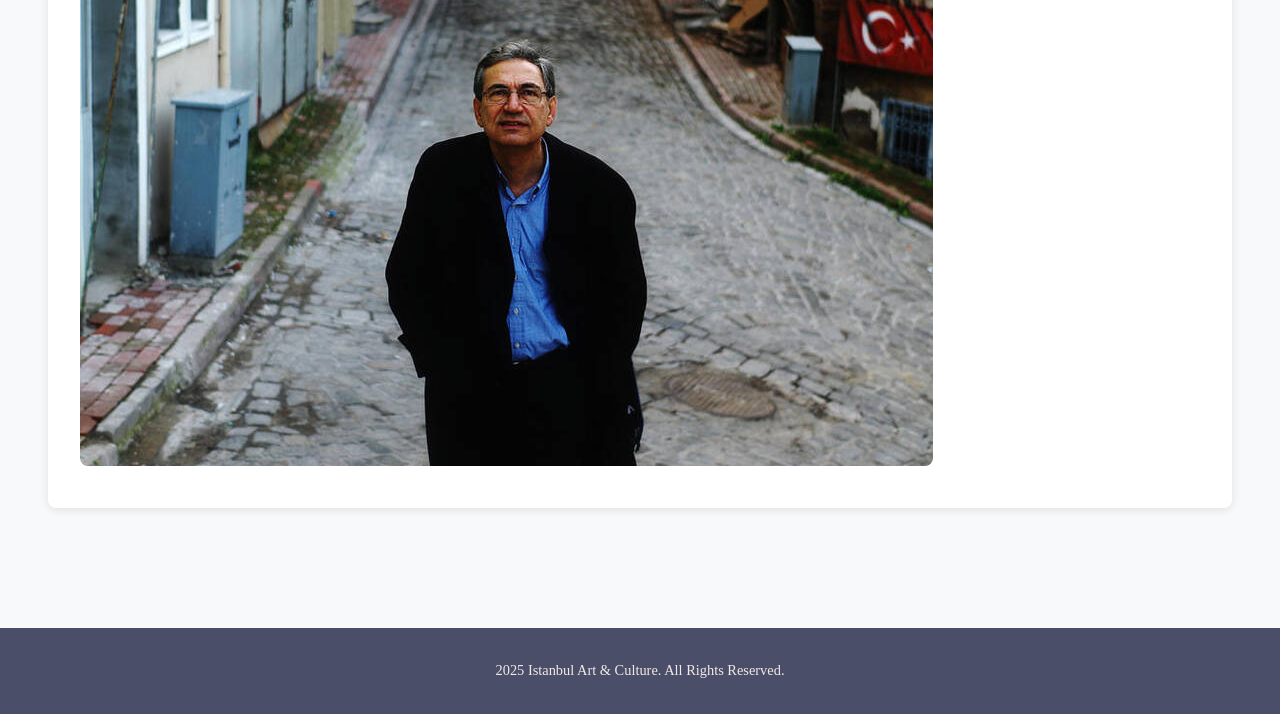
<file: Project1/artculture.html>
<!DOCTYPE html>
<html lang="en">
<head>
    <meta charset="UTF-8">
    <meta name="viewport" content="width=device-width, initial-scale=1.0">
    <title>Istanbul Art & Culture</title>
    <link rel="stylesheet" href="artculture.css">
</head>
<body>
    <header>
        <h1>Istanbul Art & Culture</h1>
        <p>Discover the richness of Istanbul, where ancient traditions blend harmoniously with modern creativity. This city is a beacon of art and culture, reflecting centuries of diverse influences.</p>
    </header>
    <nav>
        <ul>
            <li><a href="#art">Art</a></li>
            <li><a href="#music">Music</a></li>
            <li><a href="#dance">Dance</a></li>
            <li><a href="#literature">Literature</a></li>
        </ul>
    </nav>
    <main>
        <section id="art">
            <h2>The Art of Istanbul</h2>
            <p>Istanbul is home to a vibrant art scene that includes everything from classical Ottoman miniatures to cutting-edge contemporary installations. The city's many museums, like the Istanbul Modern and Pera Museum, offer an in-depth look into the artistic journey of the region.</p>
            <p>Wandering through the Grand Bazaar, you'll find intricate handmade tiles and carpets that carry on centuries-old traditions. Meanwhile, emerging artists in neighborhoods like Karaköy and Kadıköy are redefining the future of Turkish art.</p>
            <img src="images/art.jpeg" alt="Istanbul Art">
        </section>
        <section id="music">
            <h2>Music Scene</h2>
            <p>Istanbul has a pulsating music culture that caters to every taste. From traditional folk music with its soulful melodies to contemporary indie bands making waves in underground clubs, the city is a hub for diverse musical expression.</p>
            <p>Don't miss the annual Istanbul Music Festival, where world-renowned orchestras and performers come to celebrate the city's love for music. For a more intimate experience, visit one of Istanbul's iconic meyhanes, where live performances will leave you captivated.</p>
            <img src="images/musis.jpg" alt="Istanbul Music">
        </section>
        <section id="dance">
            <h2>Dance & Performance</h2>
            <p>The art of dance holds a special place in Istanbul's cultural fabric. The city is a stage for a variety of performances, from mesmerizing whirling dervishes to contemporary dance troupes pushing creative boundaries.</p>
            <p>Venues like the Atatürk Cultural Center and Süreyya Opera House host spectacular shows throughout the year. Whether you're drawn to the spirituality of Sufi dances or the vibrant energy of Turkish folk dance, Istanbul won't disappoint.</p>
            <img src="images/dancing.jpg" alt="Istanbul Dance">
        </section>
        <section id="literature">
            <h2>Istanbul in Literature</h2>
            <p>As the home of literary giants like Orhan Pamuk, Istanbul has inspired countless writers, poets, and storytellers. The city's layered history and breathtaking landscapes are immortalized in prose and poetry.</p>
            <p>Strolling along the Bosphorus or through its ancient streets, you can experience the living pages of stories that have shaped Turkish literature. Bookshops and literary cafes scattered across the city offer a haven for literary enthusiasts.</p>
            <img src="images/orhan.jpg" alt="Istanbul Literature">
        </section>
    </main>
    <footer>
        <p> 2025 Istanbul Art & Culture. All Rights Reserved.</p>
    </footer>
</body>
</html>
</file>
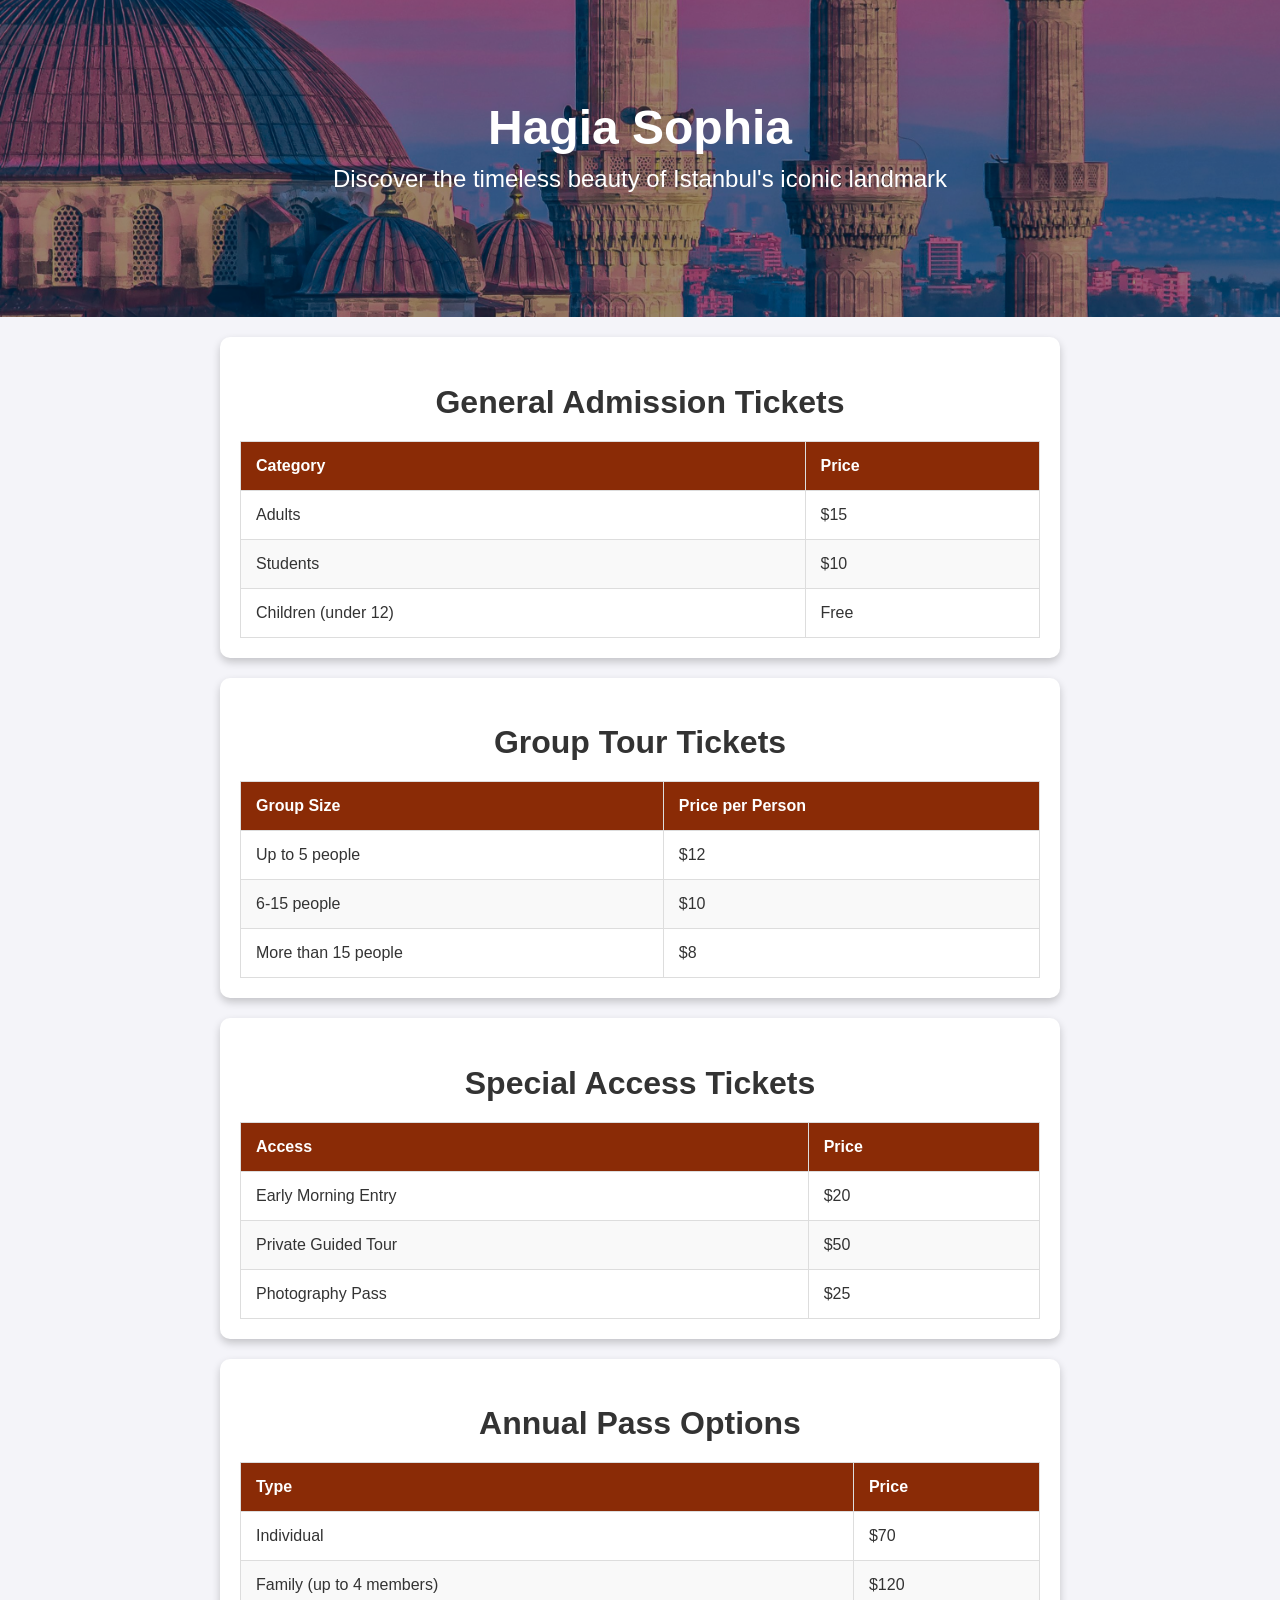
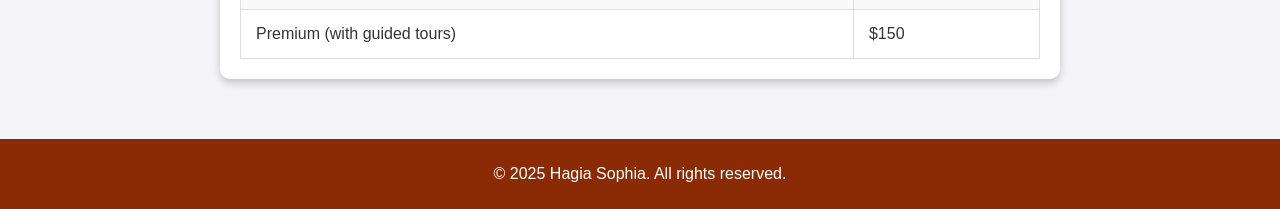
<file: Project1/hagiasophia.html>
<!DOCTYPE html>
<html lang="en">
<head>
    <meta charset="UTF-8">
    <meta name="viewport" content="width=device-width, initial-scale=1.0">
    <title>Hagia Sophia - Tickets & History</title>
    <link rel="stylesheet" href="hagiasophia.css">
</head>
<body>
    <header>
        <div class="hero">
            <h1>Hagia Sophia</h1>
            <p>Discover the timeless beauty of Istanbul's iconic landmark</p>
        </div>
    </header>

    <main>
        <!-- General Admission Tickets -->
        <section class="ticket-section">
            <h2>General Admission Tickets</h2>
            <table>
                <thead>
                    <tr>
                        <th>Category</th>
                        <th>Price</th>
                    </tr>
                </thead>
                <tbody>
                    <tr>
                        <td>Adults</td>
                        <td>$15</td>
                    </tr>
                    <tr>
                        <td>Students</td>
                        <td>$10</td>
                    </tr>
                    <tr>
                        <td>Children (under 12)</td>
                        <td>Free</td>
                    </tr>
                </tbody>
            </table>
        </section>

        <!-- Group Tours -->
        <section class="ticket-section">
            <h2>Group Tour Tickets</h2>
            <table>
                <thead>
                    <tr>
                        <th>Group Size</th>
                        <th>Price per Person</th>
                    </tr>
                </thead>
                <tbody>
                    <tr>
                        <td>Up to 5 people</td>
                        <td>$12</td>
                    </tr>
                    <tr>
                        <td>6-15 people</td>
                        <td>$10</td>
                    </tr>
                    <tr>
                        <td>More than 15 people</td>
                        <td>$8</td>
                    </tr>
                </tbody>
            </table>
        </section>

        <!-- Special Access -->
        <section class="ticket-section">
            <h2>Special Access Tickets</h2>
            <table>
                <thead>
                    <tr>
                        <th>Access</th>
                        <th>Price</th>
                    </tr>
                </thead>
                <tbody>
                    <tr>
                        <td>Early Morning Entry</td>
                        <td>$20</td>
                    </tr>
                    <tr>
                        <td>Private Guided Tour</td>
                        <td>$50</td>
                    </tr>
                    <tr>
                        <td>Photography Pass</td>
                        <td>$25</td>
                    </tr>
                </tbody>
            </table>
        </section>

        <!-- Annual Pass -->
        <section class="ticket-section">
            <h2>Annual Pass Options</h2>
            <table>
                <thead>
                    <tr>
                        <th>Type</th>
                        <th>Price</th>
                    </tr>
                </thead>
                <tbody>
                    <tr>
                        <td>Individual</td>
                        <td>$70</td>
                    </tr>
                    <tr>
                        <td>Family (up to 4 members)</td>
                        <td>$120</td>
                    </tr>
                    <tr>
                        <td>Premium (with guided tours)</td>
                        <td>$150</td>
                    </tr>
                </tbody>
            </table>
        </section>
    </main>

    <footer>
        <p>&copy; 2025 Hagia Sophia. All rights reserved.</p>
    </footer>
</body>
</html>
</file>
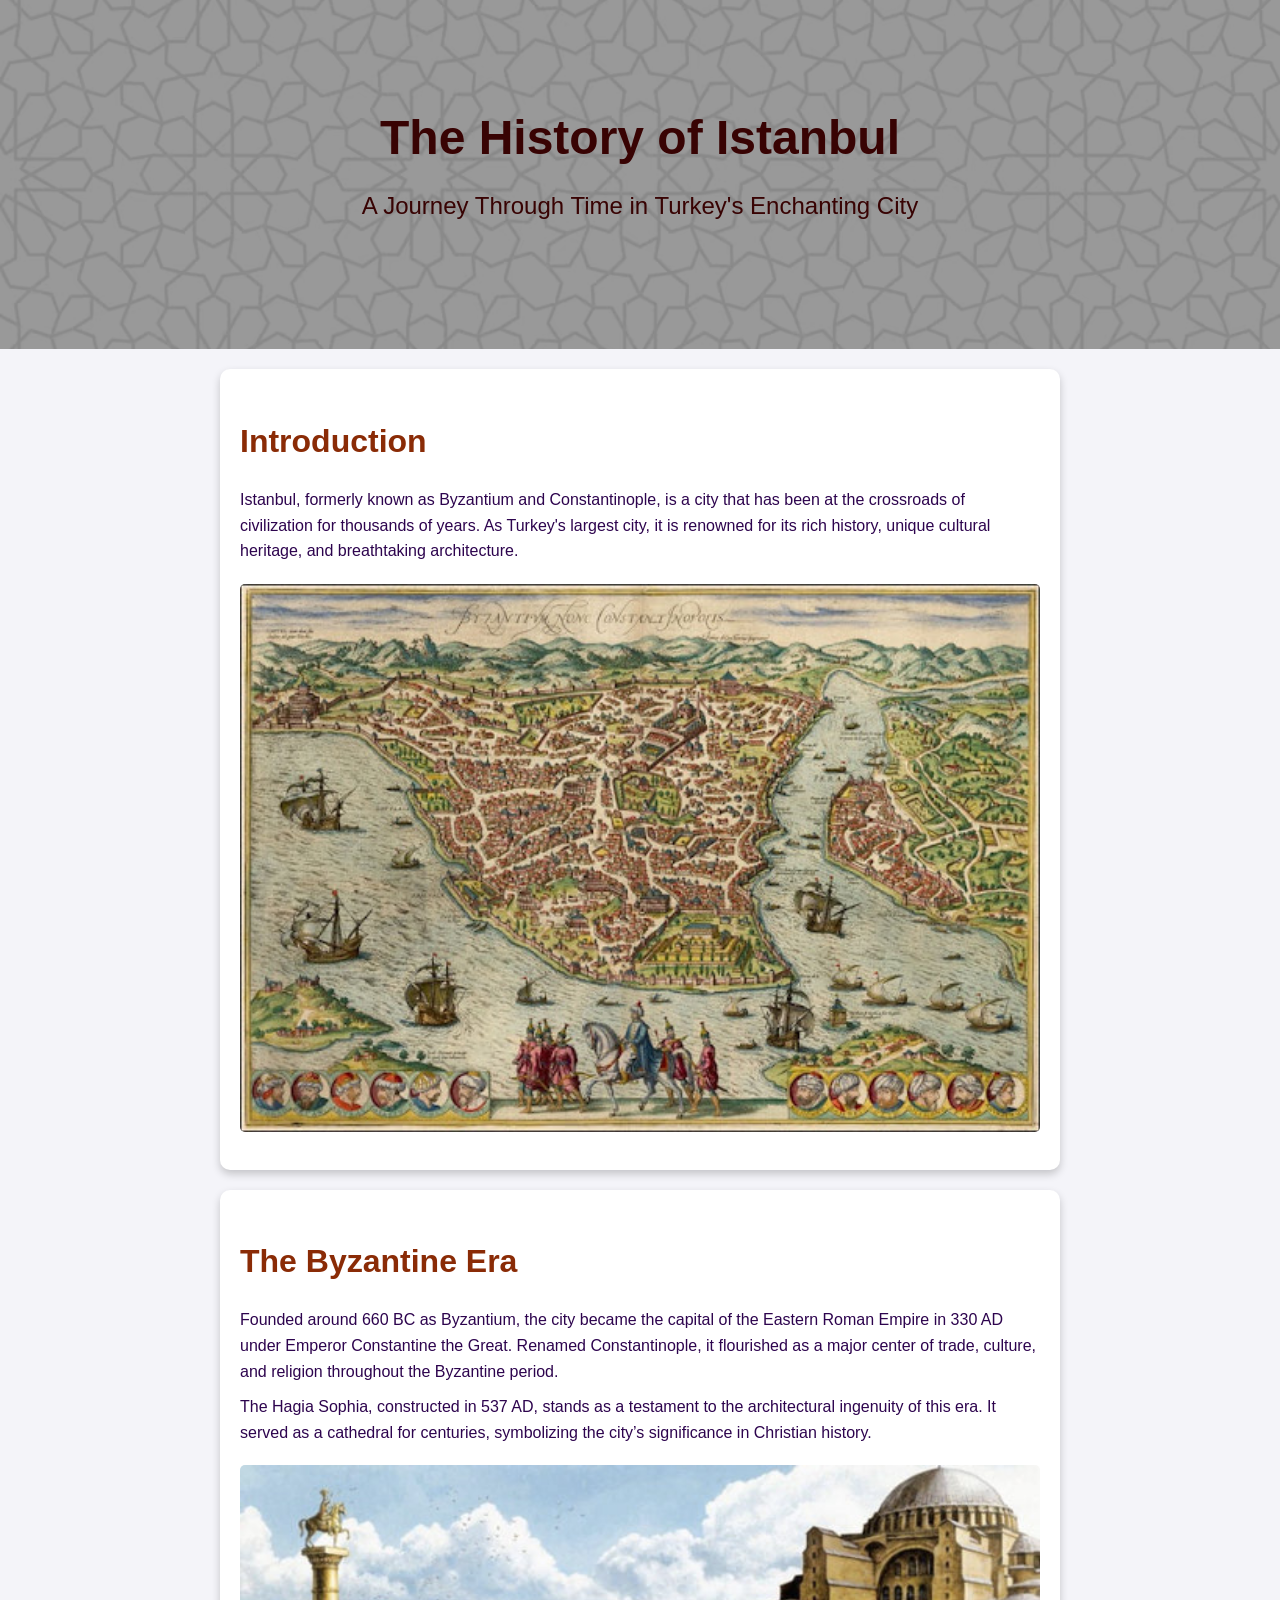
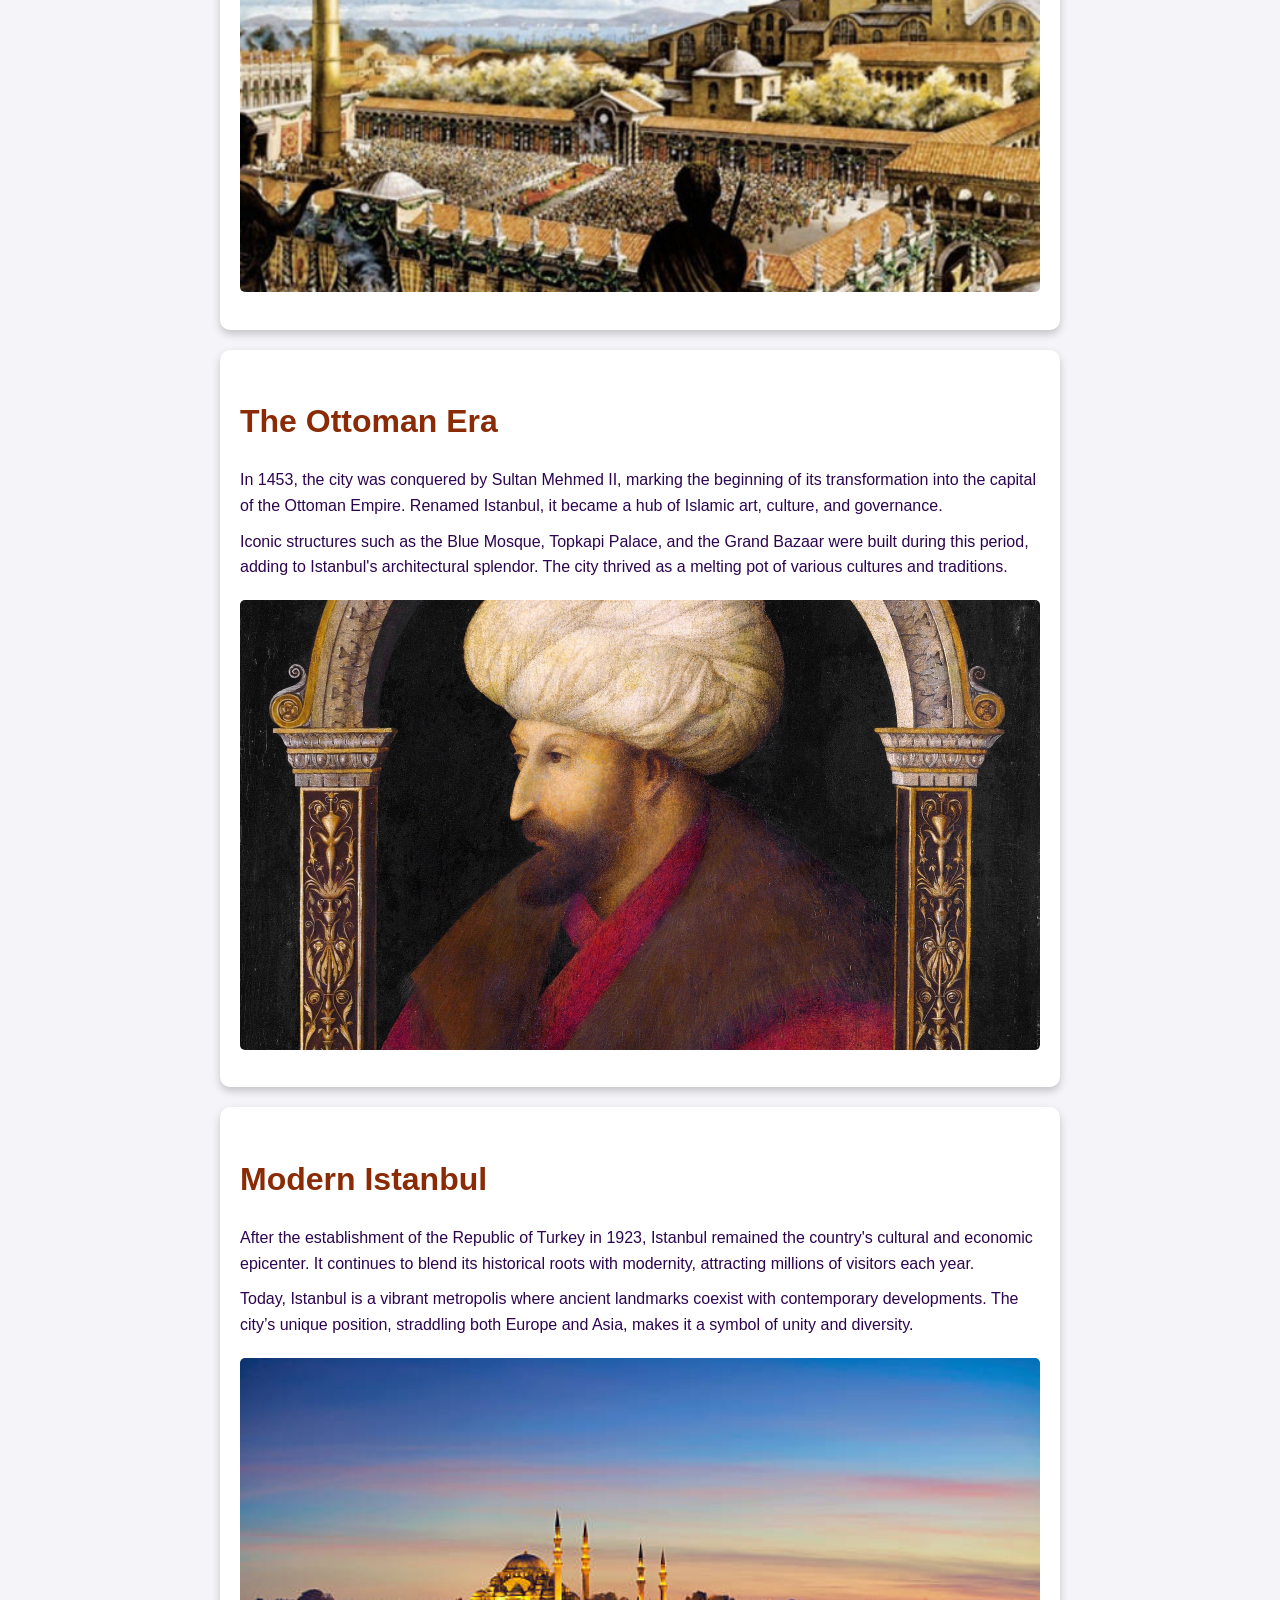
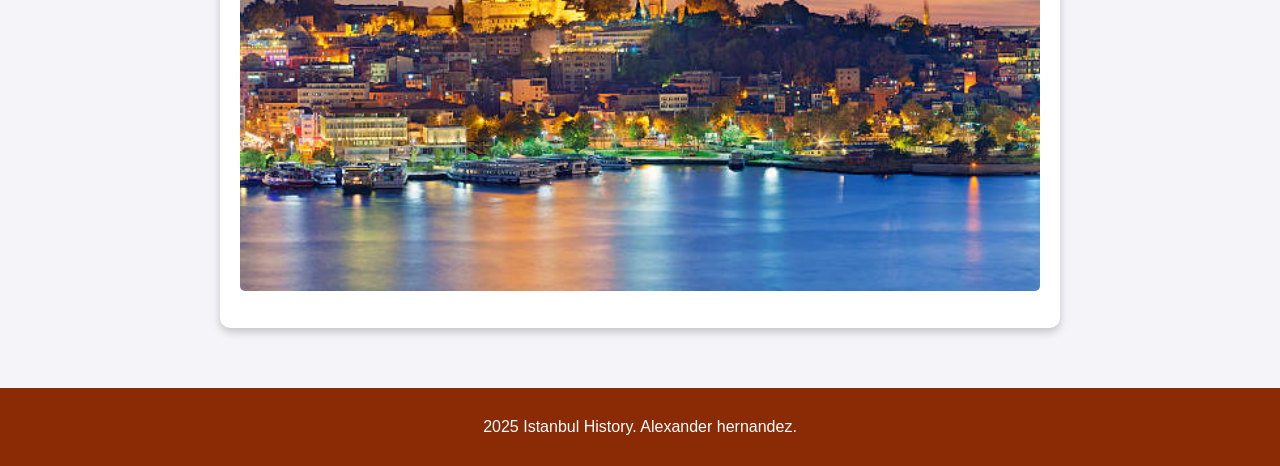
<file: Project1/historuy.html>
<!DOCTYPE html>
<html lang="en">
<head>
    <meta charset="UTF-8">
    <meta name="viewport" content="width=device-width, initial-scale=1.0">
    <title>The History of Istanbul</title>
    <link rel="stylesheet" href="history.css">
</head>
<body>
    <header>
        <div class="hero">
            <h1>The History of Istanbul</h1>
            <p>A Journey Through Time in Turkey's Enchanting City</p>
        </div>
    </header>

    <main>
        <!-- Introduction Section -->
        <section class="intro-section">
            <h2>Introduction</h2>
            <p>
                Istanbul, formerly known as Byzantium and Constantinople, is a city that has been at the crossroads of civilization for thousands of years. 
                As Turkey's largest city, it is renowned for its rich history, unique cultural heritage, and breathtaking architecture.
            </p>
            <img src="images/early.jpg" alt="View of Istanbul City">
        </section>

        <!-- Byzantine Period -->
        <section class="byzantine-section">
            <h2>The Byzantine Era</h2>
            <p>
                Founded around 660 BC as Byzantium, the city became the capital of the Eastern Roman Empire in 330 AD under Emperor Constantine the Great.
                Renamed Constantinople, it flourished as a major center of trade, culture, and religion throughout the Byzantine period.
            </p>
            <p>
                The Hagia Sophia, constructed in 537 AD, stands as a testament to the architectural ingenuity of this era. It served as a cathedral for centuries, 
                symbolizing the city’s significance in Christian history.
            </p>
            <img src="images/Byzantine.jpg" alt="Hagia Sophia during the Byzantine Era">
        </section>

        <!-- Ottoman Empire -->
        <section class="ottoman-section">
            <h2>The Ottoman Era</h2>
            <p>
                In 1453, the city was conquered by Sultan Mehmed II, marking the beginning of its transformation into the capital of the Ottoman Empire. 
                Renamed Istanbul, it became a hub of Islamic art, culture, and governance.
            </p>
            <p>
                Iconic structures such as the Blue Mosque, Topkapi Palace, and the Grand Bazaar were built during this period, adding to Istanbul's architectural splendor.
                The city thrived as a melting pot of various cultures and traditions.
            </p>
            <img src="images/mehmed.jpg" alt="Ottoman Era Architecture">
        </section>

        <!-- Modern Istanbul -->
        <section class="modern-section">
            <h2>Modern Istanbul</h2>
            <p>
                After the establishment of the Republic of Turkey in 1923, Istanbul remained the country's cultural and economic epicenter. 
                It continues to blend its historical roots with modernity, attracting millions of visitors each year.
            </p>
            <p>
                Today, Istanbul is a vibrant metropolis where ancient landmarks coexist with contemporary developments. 
                The city’s unique position, straddling both Europe and Asia, makes it a symbol of unity and diversity.
            </p>
            <img src="images/modern.jpg" alt="Modern View of Istanbul">
        </section>
    </main>

    <footer>
        <p> 2025 Istanbul History. Alexander hernandez.</p>
    </footer>
</body>
</html>
</file>
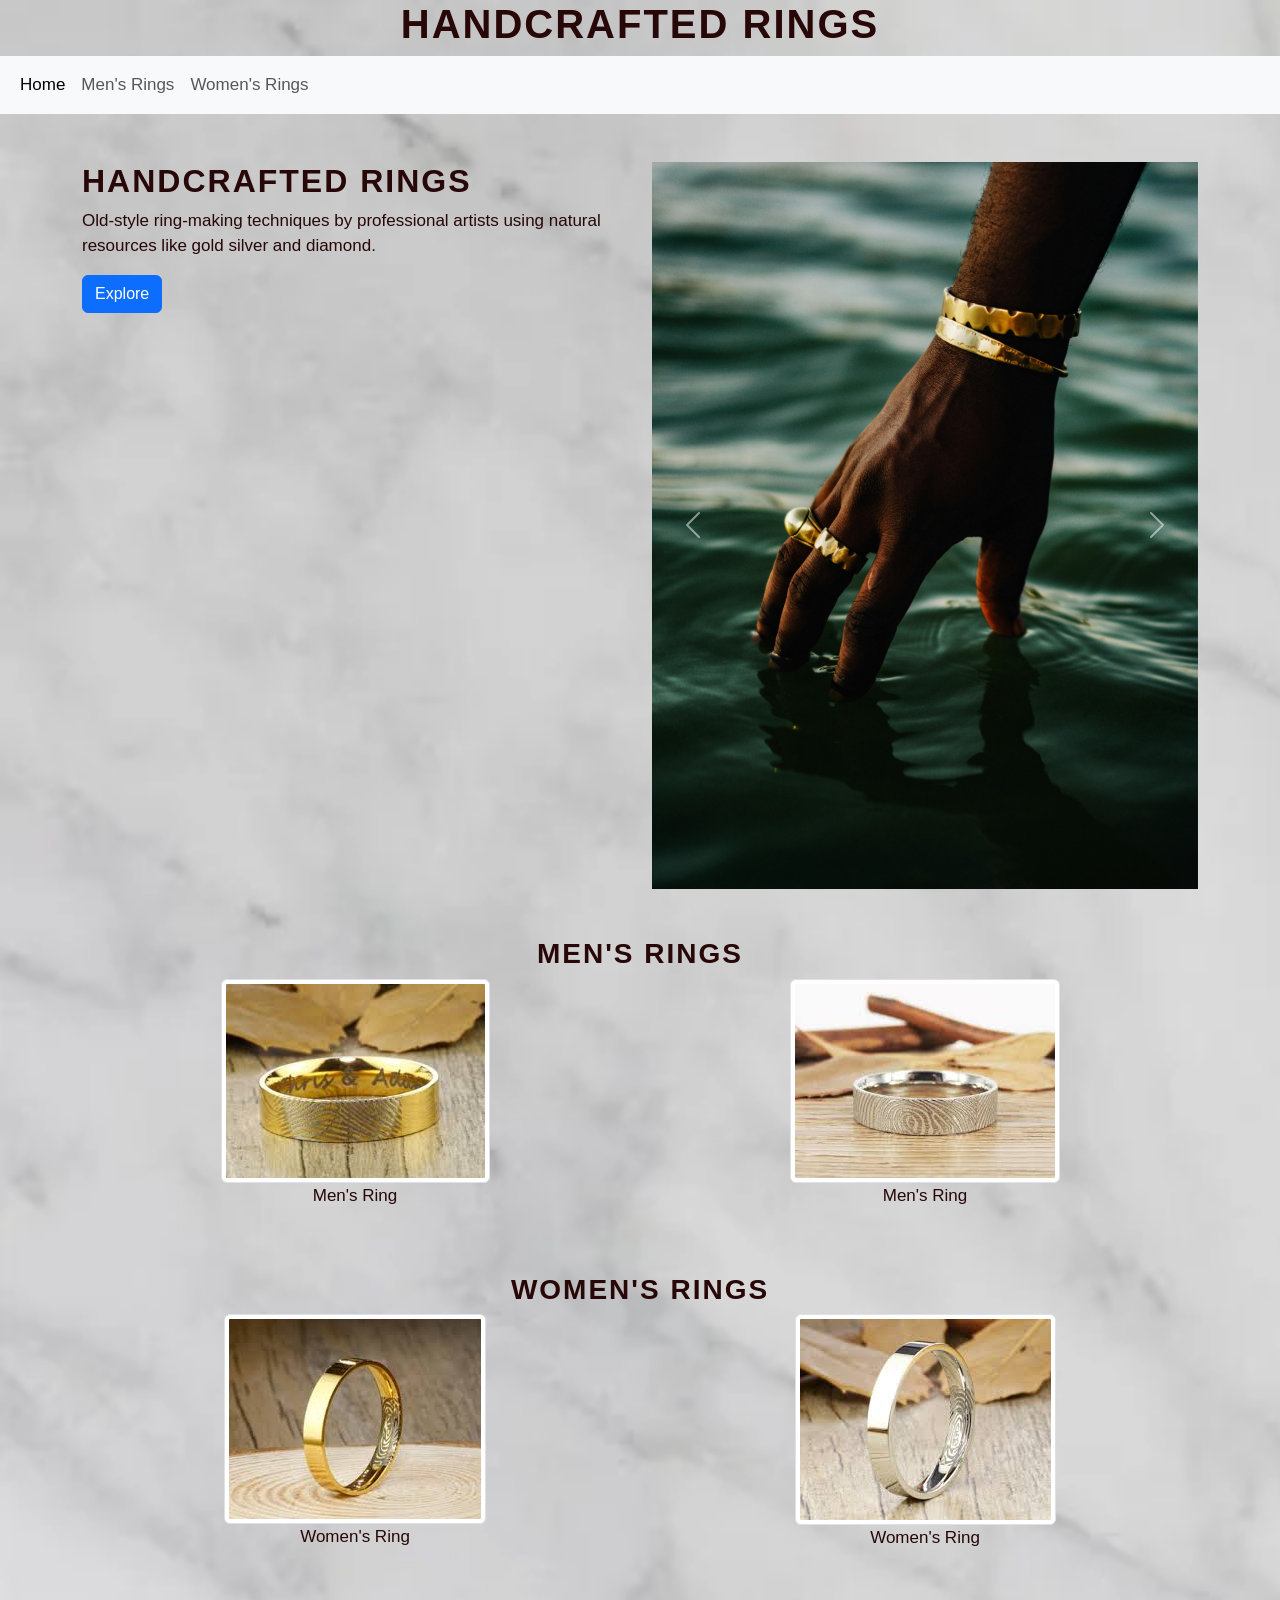
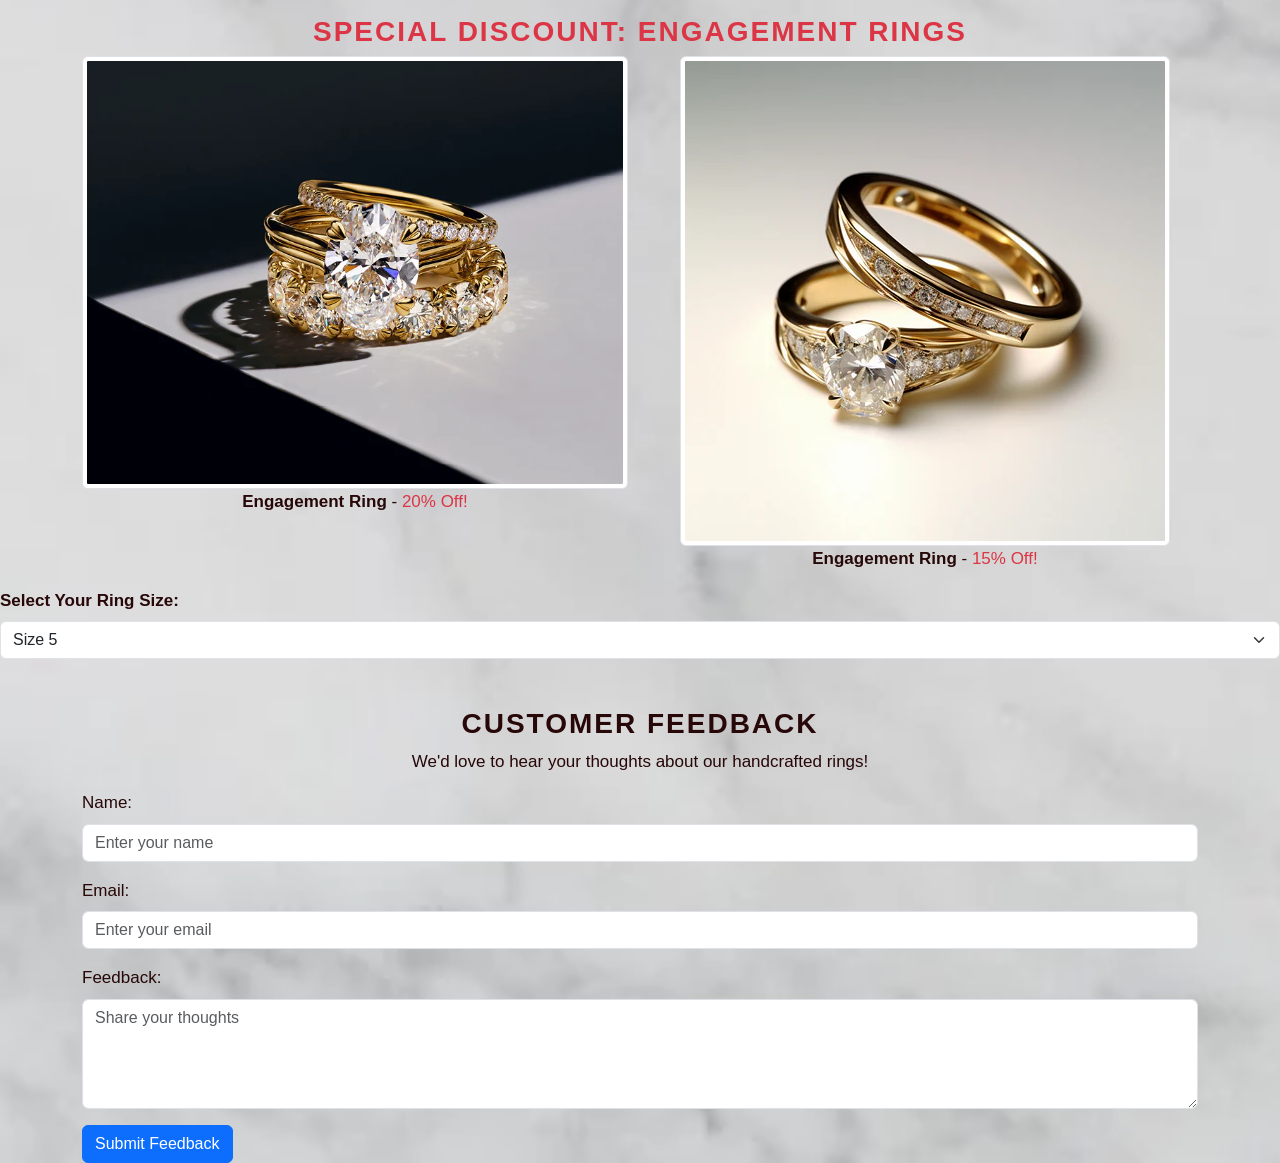
<file: project2/project2.html>
<!doctype html>
<html lang="en">
  <head>
    <meta charset="utf-8">
    <meta name="viewport" content="width=device-width, initial-scale=1">
    <title>Handcrafted Rings</title>
    <link href="https://cdn.jsdelivr.net/npm/bootstrap@5.3.5/dist/css/bootstrap.min.css" rel="stylesheet" integrity="sha384-SgOJa3DmI69IUzQ2PVdRZhwQ+dy64/BUtbMJw1MZ8t5HZApcHrRKUc4W0kG879m7" crossorigin="anonymous">
    <link rel="stylesheet" href="project2.css">
  </head>
  <body>
    <h1 class="text-center">Handcrafted Rings</h1>

    <nav class="navbar navbar-expand-lg navbar-light bg-light">
      <div class="container-fluid">
        <button class="navbar-toggler" type="button" data-bs-toggle="collapse" data-bs-target="#navbarNav" aria-controls="navbarNav" aria-expanded="false" aria-label="Toggle navigation">
          <span class="navbar-toggler-icon"></span>
        </button>
        <div class="collapse navbar-collapse" id="navbarNav">
          <ul class="navbar-nav">
            <li class="nav-item">
              <a class="nav-link active" aria-current="page" href="#">Home</a>
            </li>
            <li class="nav-item">
              <a class="nav-link" href="#">Men's Rings</a>
            </li>
            <li class="nav-item">
              <a class="nav-link" href="#">Women's Rings</a>
            </li>
          </ul>
        </div>
      </div>
    </nav>

   <!-- Hero Section with Carousel -->
<div class="container mt-5">
  <div class="row">
    <div class="col-md-6">
      <h2>Handcrafted Rings</h2>
      <p>Old-style ring-making techniques by professional artists using natural resources like gold silver and diamond.</p>
      <a href="#" class="btn btn-primary">Explore</a>
    </div>
    <div class="col-md-6">
      <div id="heroCarousel" class="carousel slide" data-bs-ride="carousel">
        <div class="carousel-inner">
          <div class="carousel-item active">
            <img src="images/rings.jpg" class="d-block w-100 img-fluid" alt="Elegant Ring 1">
          </div>
          <div class="carousel-item">
            <img src="images/rigg.jpg" class="d-block w-100 img-fluid" alt="Elegant Ring 2">
          </div>
        </div>
        <button class="carousel-control-prev" type="button" data-bs-target="#heroCarousel" data-bs-slide="prev">
          <span class="carousel-control-prev-icon" aria-hidden="true"></span>
        </button>
        <button class="carousel-control-next" type="button" data-bs-target="#heroCarousel" data-bs-slide="next">
          <span class="carousel-control-next-icon" aria-hidden="true"></span>
        </button>
      </div>
    </div>
  </div>
</div>


    <!-- Men's Rings Section -->
    <div class="container mt-5">
      <h3 class="text-center">Men's Rings</h3>
      <div class="row text-center">
        <div class="col-md-6">
          <img src="images/images.jpeg" class="img-thumbnail" alt="Men's Ring 1" data-bs-toggle="modal" data-bs-target="#menModal1">
          <p>Men's Ring</p>
        </div>
        <div class="col-md-6">
          <img src="images/ring.m2.jpeg" class="img-thumbnail" alt="Men's Ring 2" data-bs-toggle="modal" data-bs-target="#menModal2">
          <p>Men's Ring</p>
        </div>
      </div>
    </div>

    <!-- Women's Rings Section -->
    <div class="container mt-5">
      <h3 class="text-center">Women's Rings</h3>
      <div class="row text-center">
        <div class="col-md-6">
          <img src="images/ring.w1.jpeg" class="img-thumbnail" alt="Women's Ring 1" data-bs-toggle="modal" data-bs-target="#womenModal1">
          <p>Women's Ring </p>
        </div>
        <div class="col-md-6">
          <img src="images/ring.w2.jpeg" class="img-thumbnail" alt="Women's Ring 2" data-bs-toggle="modal" data-bs-target="#womenModal2">
          <p>Women's Ring </p>
        </div>
      </div>
    </div>

    <!-- Modal Windows -->
    <!-- Men's Ring 1 Modal -->
    <div class="modal fade" id="menModal1" tabindex="-1" aria-labelledby="menModal1Label" aria-hidden="true">
      <div class="modal-dialog">
        <div class="modal-content">
          <div class="modal-header">
            <h5 class="modal-title" id="menModal1Label">Men's Ring 1</h5>
            <button type="button" class="btn-close" data-bs-dismiss="modal" aria-label="Close"></button>
          </div>
          <div class="modal-body">
            <img src="images/images.jpeg" class="img-fluid" alt="Men's Ring">
            <p>Handcrafted men's ring made from gold.</p>
            <p>Price: $120</p>
            <!-- Shopping Interface -->
            <form>
              <label for="quantity1" class="form-label">Quantity:</label>
              <input type="number" id="quantity1" class="form-control mb-3" min="1" value="1">
              <button type="button" class="btn btn-primary">Add to Cart</button>
              <button type="button" class="btn btn-success">Buy Now</button>
            </form>
          </div>
        </div>
      </div>
    </div>

    <!-- Men's Ring 2 Modal -->
    <div class="modal fade" id="menModal2" tabindex="-1" aria-labelledby="menModal2Label" aria-hidden="true">
      <div class="modal-dialog">
        <div class="modal-content">
          <div class="modal-header">
            <h5 class="modal-title" id="menModal2Label">Men's Ring </h5>
            <button type="button" class="btn-close" data-bs-dismiss="modal" aria-label="Close"></button>
          </div>
          <div class="modal-body">
            <img src="images/ring.m2.jpeg" class="img-fluid" alt="Men's Ring 2">
            <p>Elegant men's ring crafted from silver .</p>
            <p>Price: $150</p>
            <!-- Shopping Interface -->
            <form>
              <label for="quantity2" class="form-label">Quantity:</label>
              <input type="number" id="quantity2" class="form-control mb-3" min="1" value="1">
              <button type="button" class="btn btn-primary">Add to Cart</button>
              <button type="button" class="btn btn-success">Buy Now</button>
            </form>
          </div>
        </div>
      </div>
    </div>

    <!-- Women's Ring 1 Modal -->
    <div class="modal fade" id="womenModal1" tabindex="-1" aria-labelledby="womenModal1Label" aria-hidden="true">
      <div class="modal-dialog">
        <div class="modal-content">
          <div class="modal-header">
            <h5 class="modal-title" id="womenModal1Label">Women's Ring 1</h5>
            <button type="button" class="btn-close" data-bs-dismiss="modal" aria-label="Close"></button>
          </div>
          <div class="modal-body">
            <img src="images/ring.w1.jpeg" class="img-fluid" alt="Women's Ring 1">
            <p>Beautiful women's ring made of gold.</p>
            <p>Price: $250</p>
            <!-- Shopping Interface -->
            <form>
              <label for="quantity3" class="form-label">Quantity:</label>
              <input type="number" id="quantity3" class="form-control mb-3" min="1" value="1">
              <button type="button" class="btn btn-primary">Add to Cart</button>
              <button type="button" class="btn btn-success">Buy Now</button>
            </form>
          </div>
        </div>
      </div>
    </div>

    <!-- Women's Ring 2 Modal -->
    <div class="modal fade" id="womenModal2" tabindex="-1" aria-labelledby="womenModal2Label" aria-hidden="true">
      <div class="modal-dialog">
        <div class="modal-content">
          <div class="modal-header">
            <h5 class="modal-title" id="womenModal2Label">Women's Ring 2</h5>
            <button type="button" class="btn-close" data-bs-dismiss="modal" aria-label="Close"></button>
          </div>
          <div class="modal-body">
            <img src="images/ring.w2.jpeg" class="img-fluid" alt="Women's Ring 2">
            <p>Elegant women's ring made of silver.</p>
            <p>Price: $200</p>
            <!-- Shopping Interface -->
            <form>
              <label for="quantity4" class="form-label">Quantity:</label>
              <input type="number" id="quantity4" class="form-control mb-3" min="1" value="1">
              <button type="button" class="btn btn-primary">Add to Cart</button>
              <button type="button" class="btn btn-success">Buy Now</button>
            </form>
          </div>
        </div>
      </div>
    </div>
<!-- Men's Engagement Rings Discount Section -->
<div class="container mt-5">
  <h3 class="text-center text-danger">Special Discount: Engagement Rings</h3>
  <div class="row text-center">
    <div class="col-md-6">
      <a href="#" data-bs-toggle="modal" data-bs-target="#engagementModal1">
        <img src="images/engagment.webp" class="img-thumbnail" alt="Men's Engagement Ring 1">
      </a>
      <p><strong> Engagement Ring</strong> - <span class="text-danger">20% Off!</span></p>
    </div>
    <div class="col-md-6">
      <a href="#" data-bs-toggle="modal" data-bs-target="#engagementModal2">
        <img src="images/engagment2.webp" class="img-thumbnail" alt="Men's Engagement Ring 2">
      </a>
      <p><strong>Engagement Ring </strong> - <span class="text-danger">15% Off!</span></p>
    </div>
  </div>
</div>

<!-- Modal: Men's Engagement Ring 1 -->
<div class="modal fade" id="engagementModal1" tabindex="-1" aria-labelledby="engagementModal1Label" aria-hidden="true">
  <div class="modal-dialog">
    <div class="modal-content">
      <div class="modal-header">
        <h5 class="modal-title" id="engagementModal1Label">Men's Engagement Ring 1 - <span class="text-danger">20% Off!</span></h5>
        <button type="button" class="btn-close" data-bs-dismiss="modal" aria-label="Close"></button>
      </div>
      <div class="modal-body">
        <img src="images/engagment.webp" class="img-fluid" alt="Men's Engagement Ring 1">
        <p>Elegant handcrafted engagement ring made of gold and  with a hand shaped diamond encrusted in the middle. .</p>
        <p><strong>Original Price:</strong> <del>$300</del> <strong>Now:</strong> $240</p>
        <!-- Shopping Interface -->
        <form>
          <label for="quantityEng1" class="form-label">Quantity:</label>
          <input type="number" id="quantityEng1" class="form-control mb-3" min="1" value="1">
          <button type="button" class="btn btn-primary">Add to Cart</button>
          <button type="button" class="btn btn-success">Buy Now</button>
        </form>
      </div>
    </div>
  </div>
</div>

<!-- Modal: Men's Engagement Ring 2 -->
<div class="modal fade" id="engagementModal2" tabindex="-1" aria-labelledby="engagementModal2Label" aria-hidden="true">
  <div class="modal-dialog">
    <div class="modal-content">
      <div class="modal-header">
        <h5 class="modal-title" id="engagementModal2Label"> Engagement Ring - <span class="text-danger">15% Off!</span></h5>
        <button type="button" class="btn-close" data-bs-dismiss="modal" aria-label="Close"></button>
      </div>
      <div class="modal-body">
        <img src="images/engagment2.webp" class="img-fluid" alt="Men's Engagement Ring 2">
        <p>Classic engagement ring designed with gold and a diamond centerpiece.</p>
        <p><strong>Original Price:</strong> <del>$400</del> <strong>Now:</strong> $340</p>
        <!-- Shopping Interface -->
        <form>
          <label for="quantityEng2" class="form-label">Quantity:</label>
          <input type="number" id="quantityEng2" class="form-control mb-3" min="1" value="1">
          <button type="button" class="btn btn-primary">Add to Cart</button>
          <button type="button" class="btn btn-success">Buy Now</button>
        </form>
      </div>
    </div>
  </div>
</div>

<!-- Ring Size Selection Section -->
<form>
  <div class="mb-8">
    <label for="ringSize1" class="form-label"><strong>Select Your Ring Size:</strong></label>
    <select id="ringSize1" class="form-select">
      <option value="5">Size 5</option>
      <option value="6">Size 6</option>
      <option value="7">Size 7</option>
      <option value="8">Size 8</option>
      <option value="9">Size 9</option>
      <option value="10">Size 10</option>
      <option value="11">Size 11</option>
      <option value="12">Size 12</option>
    </select>
  </div>



<!-- Feedback Section -->
<div class="container mt-5">
  <h3 class="text-center">Customer Feedback</h3>
  <p class="text-center">We'd love to hear your thoughts about our handcrafted rings!</p>
  
  <form>
    <div class="mb-3">
      <label for="name" class="form-label">Name:</label>
      <input type="text" id="name" class="form-control" placeholder="Enter your name">
    </div>
    
    <div class="mb-3">
      <label for="email" class="form-label">Email:</label>
      <input type="email" id="email" class="form-control" placeholder="Enter your email">
    </div>
    
    <div class="mb-3">
      <label for="comments" class="form-label">Feedback:</label>
      <textarea id="comments" class="form-control" rows="4" placeholder="Share your thoughts"></textarea>
    </div>
    
    <button type="submit" class="btn btn-primary">Submit Feedback</button>
  </form>
</div>

<script src="https://cdn.jsdelivr.net/npm/bootstrap@5.3.5/dist/js/bootstrap.bundle.min.js" integrity="sha384-k6d4wzSIapyDyv1kpU366/PK5hCdSbCRGRCMv+eplOQJWyd1fbcAu9OCUj5zNLiq" crossorigin="anonymous"></script>
</body>
</html>
</file>
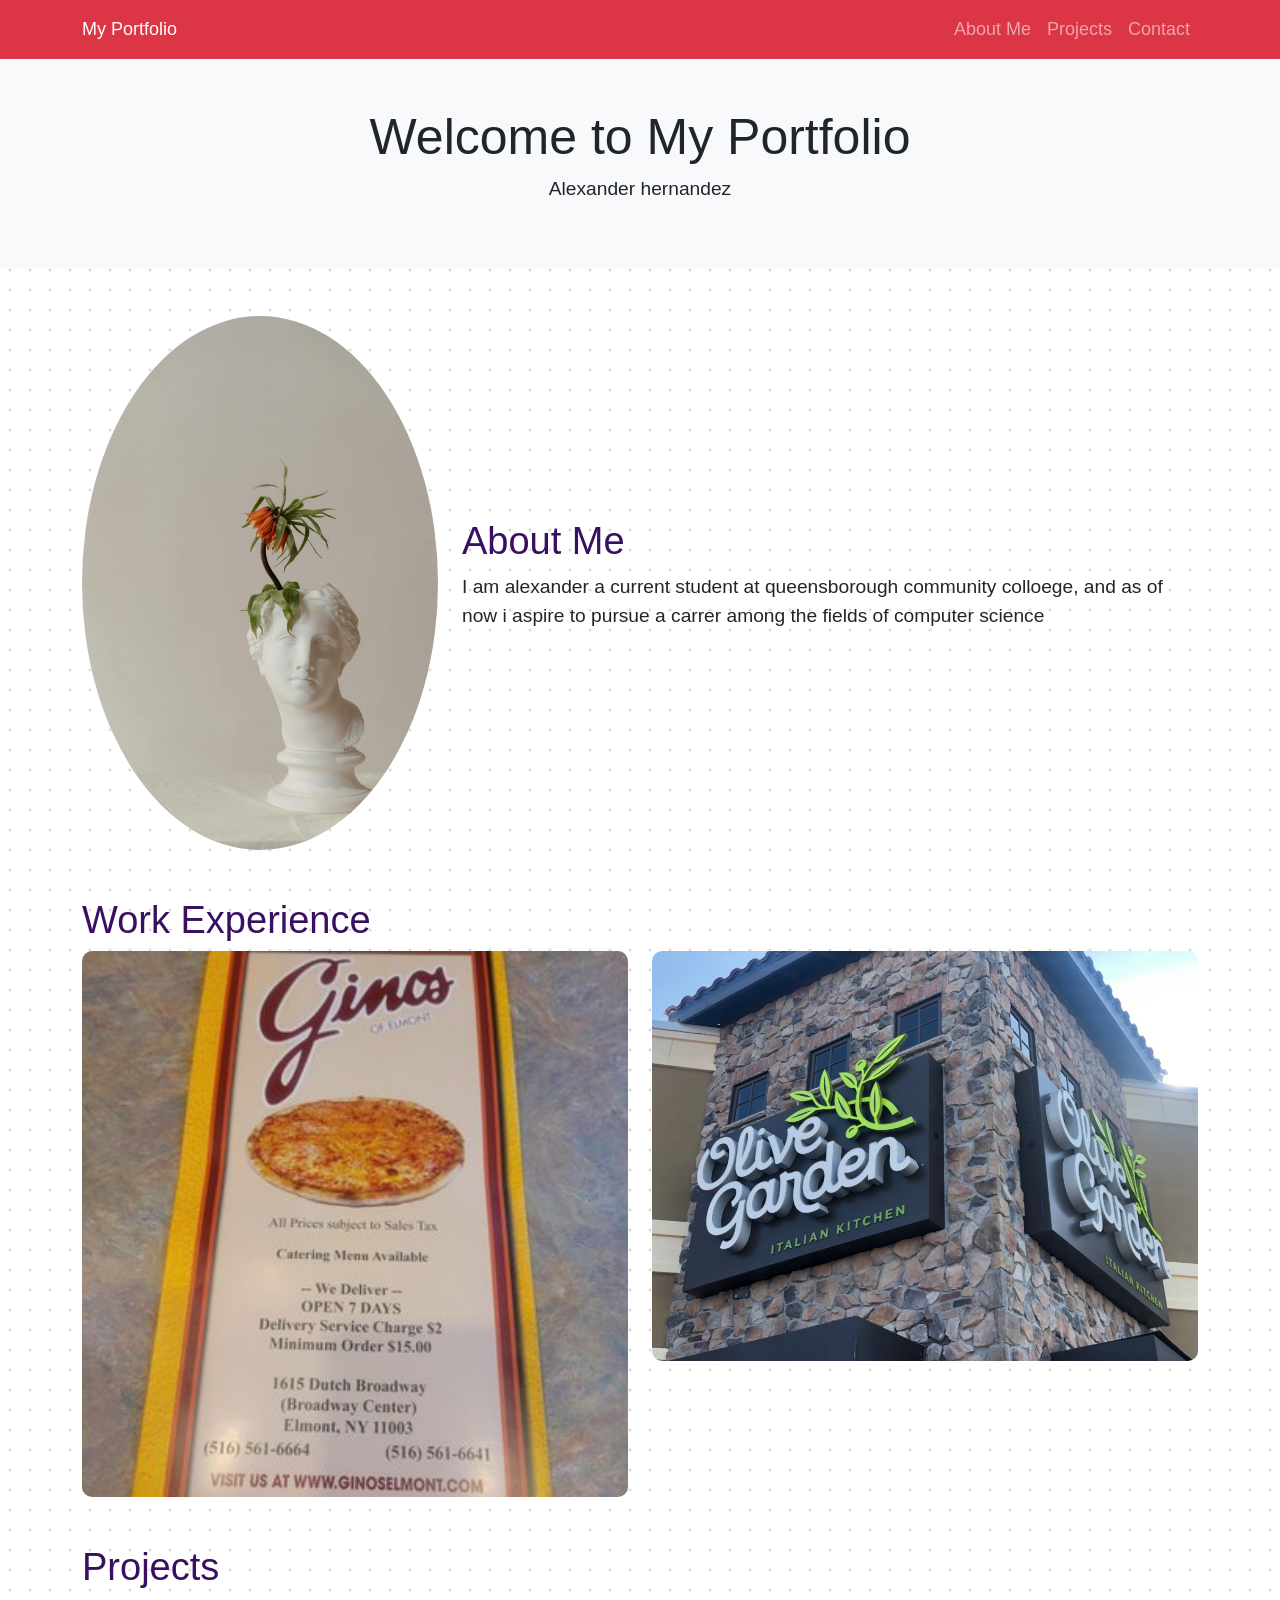
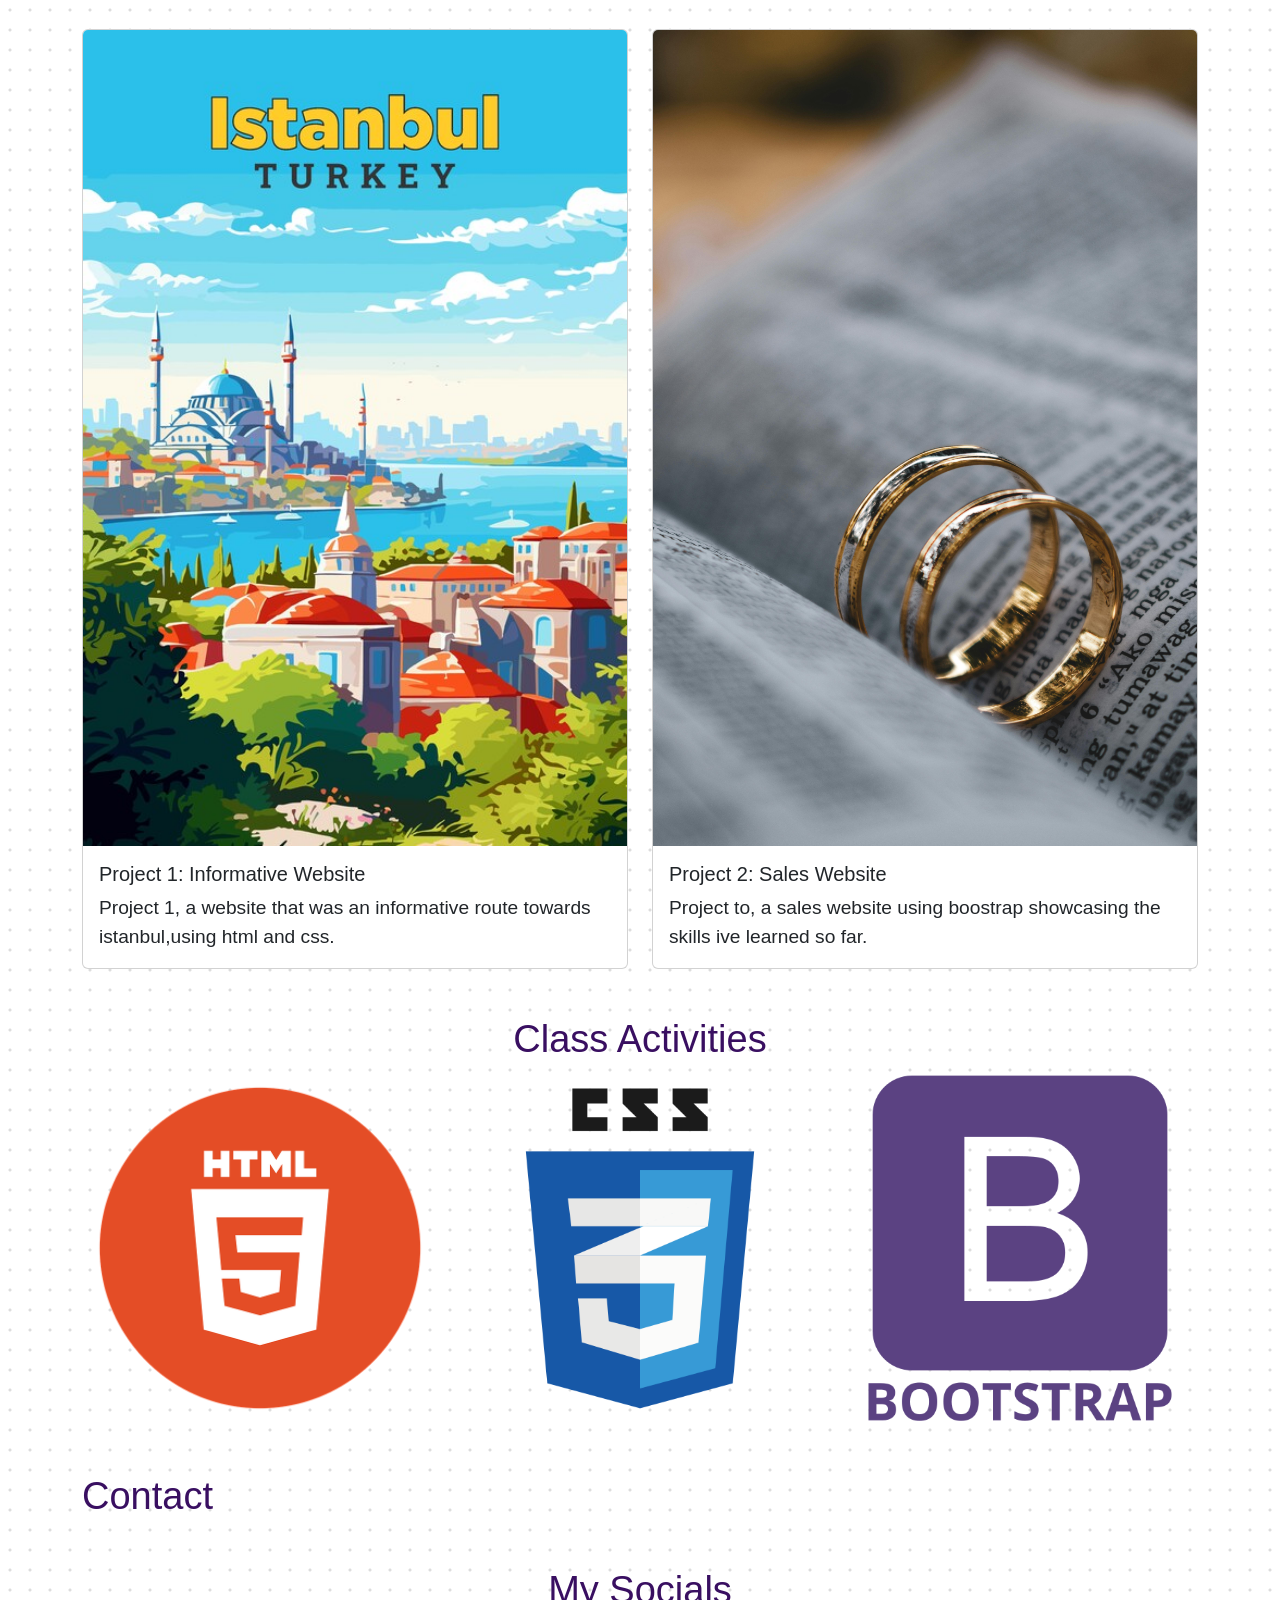
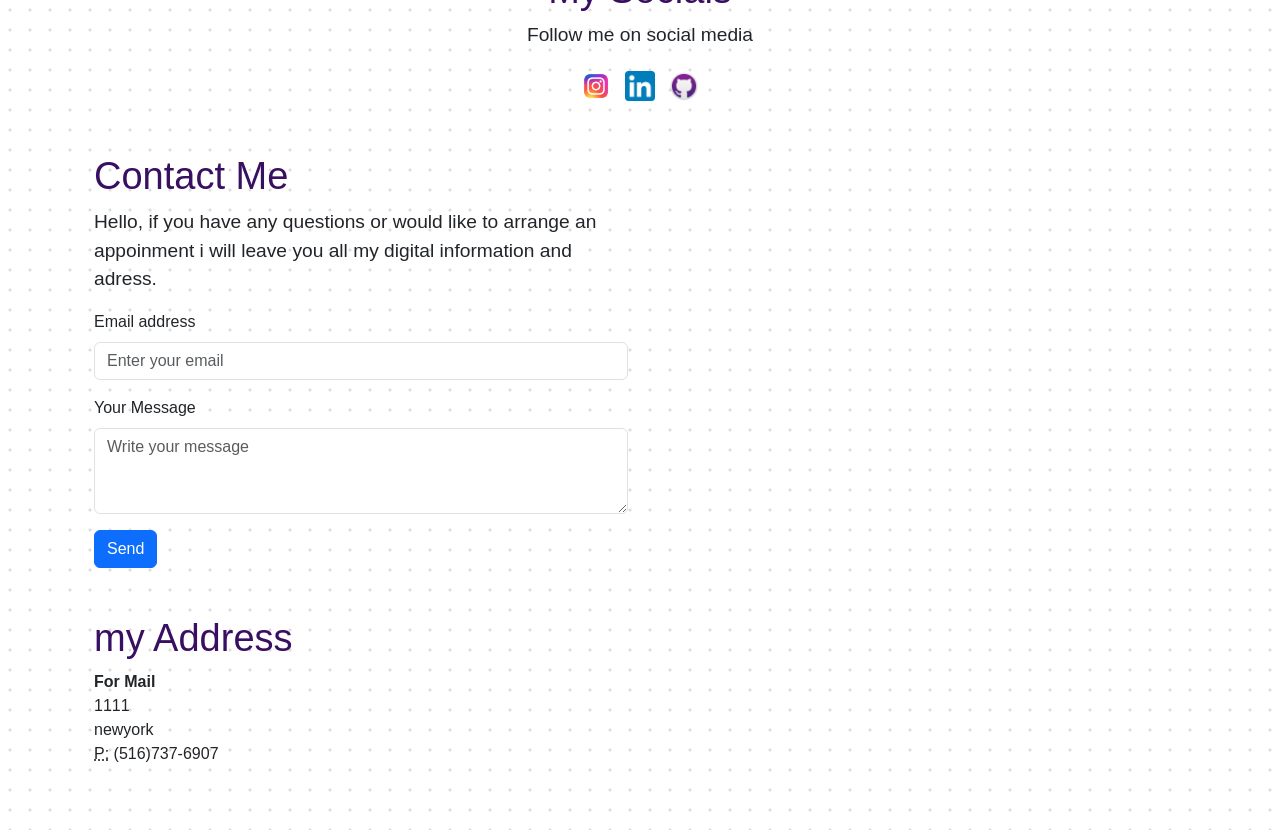
<file: Project3/project3.html>
<!DOCTYPE html>
<html lang="en">
<head>
    <meta charset="UTF-8">
    <meta name="viewport" content="width=device-width, initial-scale=1">
    <title>Portfolio</title>
    <link href="https://cdn.jsdelivr.net/npm/bootstrap@5.3.0/dist/css/bootstrap.min.css" rel="stylesheet">
    <link rel="stylesheet" href="project3.css">
</head>
<body>
    <!-- Navbar -->
    <nav class="navbar navbar-expand-lg navbar-dark bg-danger">
        <div class="container">
            <a class="navbar-brand" href="#">My Portfolio</a>
            <button class="navbar-toggler" type="button" data-bs-toggle="collapse" data-bs-target="#navbarNav">
                <span class="navbar-toggler-icon"></span>
            </button>
            <div class="collapse navbar-collapse" id="navbarNav">
                <ul class="navbar-nav ms-auto">
                    <li class="nav-item"><a class="nav-link" href="#about">About Me</a></li>
                    <li class="nav-item"><a class="nav-link" href="#projects">Projects</a></li>
                    <li class="nav-item"><a class="nav-link" href="#contact">Contact</a></li>
                </ul>
            </div>
        </div>
    </nav>

   <!-- Hero Section -->
   <header class="text-center py-5 bg-light">
    <h1>Welcome to My Portfolio</h1>
    <p>  Alexander hernandez</p>
</header>
    
    <section id="about" class="container my-5">
        <div class="row align-items-center">
            <div class="col-md-4">
                <img src="images/pexels-cottonbro-4272616.jpg" alt="Your Photo" class="img-fluid rounded-circle">
            </div>
            <div class="col-md-8">
                <h2>About Me</h2>
                <p>I am alexander a current student at queensborough community colloege, and as of now i aspire to pursue a carrer among the fields of computer science </p>
            </div>
        </div>
    </section>
    
    <section id="work-experience" class="container my-5">
        <h2>Work Experience</h2>
        <div class="row">
            <!-- Pizzeria Experience -->
            <div class="col-md-6">
                <div class="experience-card">
                    <a href="#">
                        <img src="images/back.jpg" alt="Pizzeria Experience" class="experience-img">
                        <div class="overlay">Worked at a Pizzeria</div>
                    </a>
                </div>
            </div>
    
            <!-- Olive Garden Experience -->
            <div class="col-md-6">
                <div class="experience-card">
                    <a href="#">
                        <img src="images/IMG_3379-1024x768.jpg" alt="Olive Garden Experience" class="experience-img">
                        <div class="overlay">Worked at Olive Garden</div>
                    </a>
                </div>
            </div>
        </div>
    </section>
     

    <section id="projects" class="container my-5">
        <h2>Projects</h2>
        <div class="row">
            <div class="col-md-6">
                <div class="card">
                    <a href="Project1/project1.html" target="_blank">
                        <img src="images/244724.jpg" class="card-img-top" alt="Project 1">
                    </a>
                    <div class="card-body">
                        <h5 class="card-title">Project 1: Informative Website</h5>
                        <p class="card-text">Project 1, a website that was an informative route towards istanbul,using html and css.</p>
                    </div>
                </div>
            </div>
            <div class="col-md-6">
                <div class="card">
                    <a href="project2/project2.html" target="_blank">
                        <img src="images/pexels-ken-salva-1576746-11679092.jpg" class="card-img-top" alt="Project 2">
                    </a>
                    <div class="card-body">
                        <h5 class="card-title">Project 2: Sales Website</h5>
                        <p class="card-text">Project to, a sales  website using boostrap showcasing the skills ive learned so far.</p>
                    </div>
                </div>
            </div>
        </div>
    </section>

    <section id="class-activities" class="container my-5">
        <h2 class="text-center">Class Activities</h2>
        <div class="row">
            <!-- HTML Section -->
            <div class="col-md-4">
                <div class="activity-card">
                    <a href="lab3/towers.index.html">
                        <img src="images/logo-2582748_960_720.webp" alt="HTML Activities" class="activity-img">
                        <div class="overlay">HTML Activities</div>
                    </a>
                </div>
            </div>
    
            <!-- CSS Section -->
            <div class="col-md-4">
                <div class="activity-card">
                    <a href="romahover/romahover.html">
                        <img src="images/css3-512.webp" alt="CSS Activities" class="activity-img">
                        <div class="overlay">CSS Activities</div>
                    </a>
                </div>
            </div>
    
            <!-- Bootstrap Section -->
            <div class="col-md-4">
                <div class="activity-card">
                    <a href="lab15/lab15.html">
                        <img src="images/bootstrap_plain_wordmark_logo_icon_146620.webp" alt="Bootstrap Activities" class="activity-img">
                        <div class="overlay">Bootstrap 5 Activities</div>
                    </a>
                </div>
            </div>
        </div>
    </section>
    
    

    <!-- Contact -->
    <section id="contact" class="container my-5">
        <h2>Contact</h2>
        <section id="social-media" class="container text-center my-5">
            <h2>My Socials</h2>
            <p>Follow me on social media</p>
            <div class="social-icons">
                <a href="https://twitter.com/yourusername" target="_blank">
                    <img src="images/instagram-application-logo_23-2151544088.avif" alt="instagram">
                </a>
                <a href="https://linkedin.com/in/yourusername" target="_blank">
                    <img src="images/LinkedIn_icon.svg.webp" alt="LinkedIn">
                </a>
                <a href="https://github.com/yourusername" target="_blank">
                    <img src="images/Github-desktop-logo-symbol.svg.png" alt="GitHub">
                </a>
            </div>
        </section>
        
        <form>
<div class="container mt-5">
    <!-- Email Module -->
    <div class="row">
        <div class="col-md-6">
            <h2>Contact Me </h2>
            <p>Hello, if you have any questions or would like to arrange an appoinment i will leave you all my digital information and adress.</p>
            <form>
                <div class="mb-3">
                    <label for="email" class="form-label">Email address</label>
                    <input type="email" class="form-control" id="email" placeholder="Enter your email">
                </div>
                <div class="mb-3">
                    <label for="message" class="form-label">Your Message</label>
                    <textarea class="form-control" id="message" rows="3" placeholder="Write your message"></textarea>
                </div>
                <button type="submit" class="btn btn-primary">Send</button>
            </form>
        </div>
    </div>

    <!-- Address Section -->
    <div class="row mt-5">
        <div class="col-md-6">
            <h2>my Address</h2>
            <address>
                <strong>For Mail</strong><br>
                1111 <br>
                newyork<br>
                <abbr title="Phone">P:</abbr> (516)737-6907
            </address>
        </div>
    </div>
</div>


    <script src="https://cdn.jsdelivr.net/npm/bootstrap@5.3.0/dist/js/bootstrap.bundle.min.js"></script>
</body>
</html>
</file>
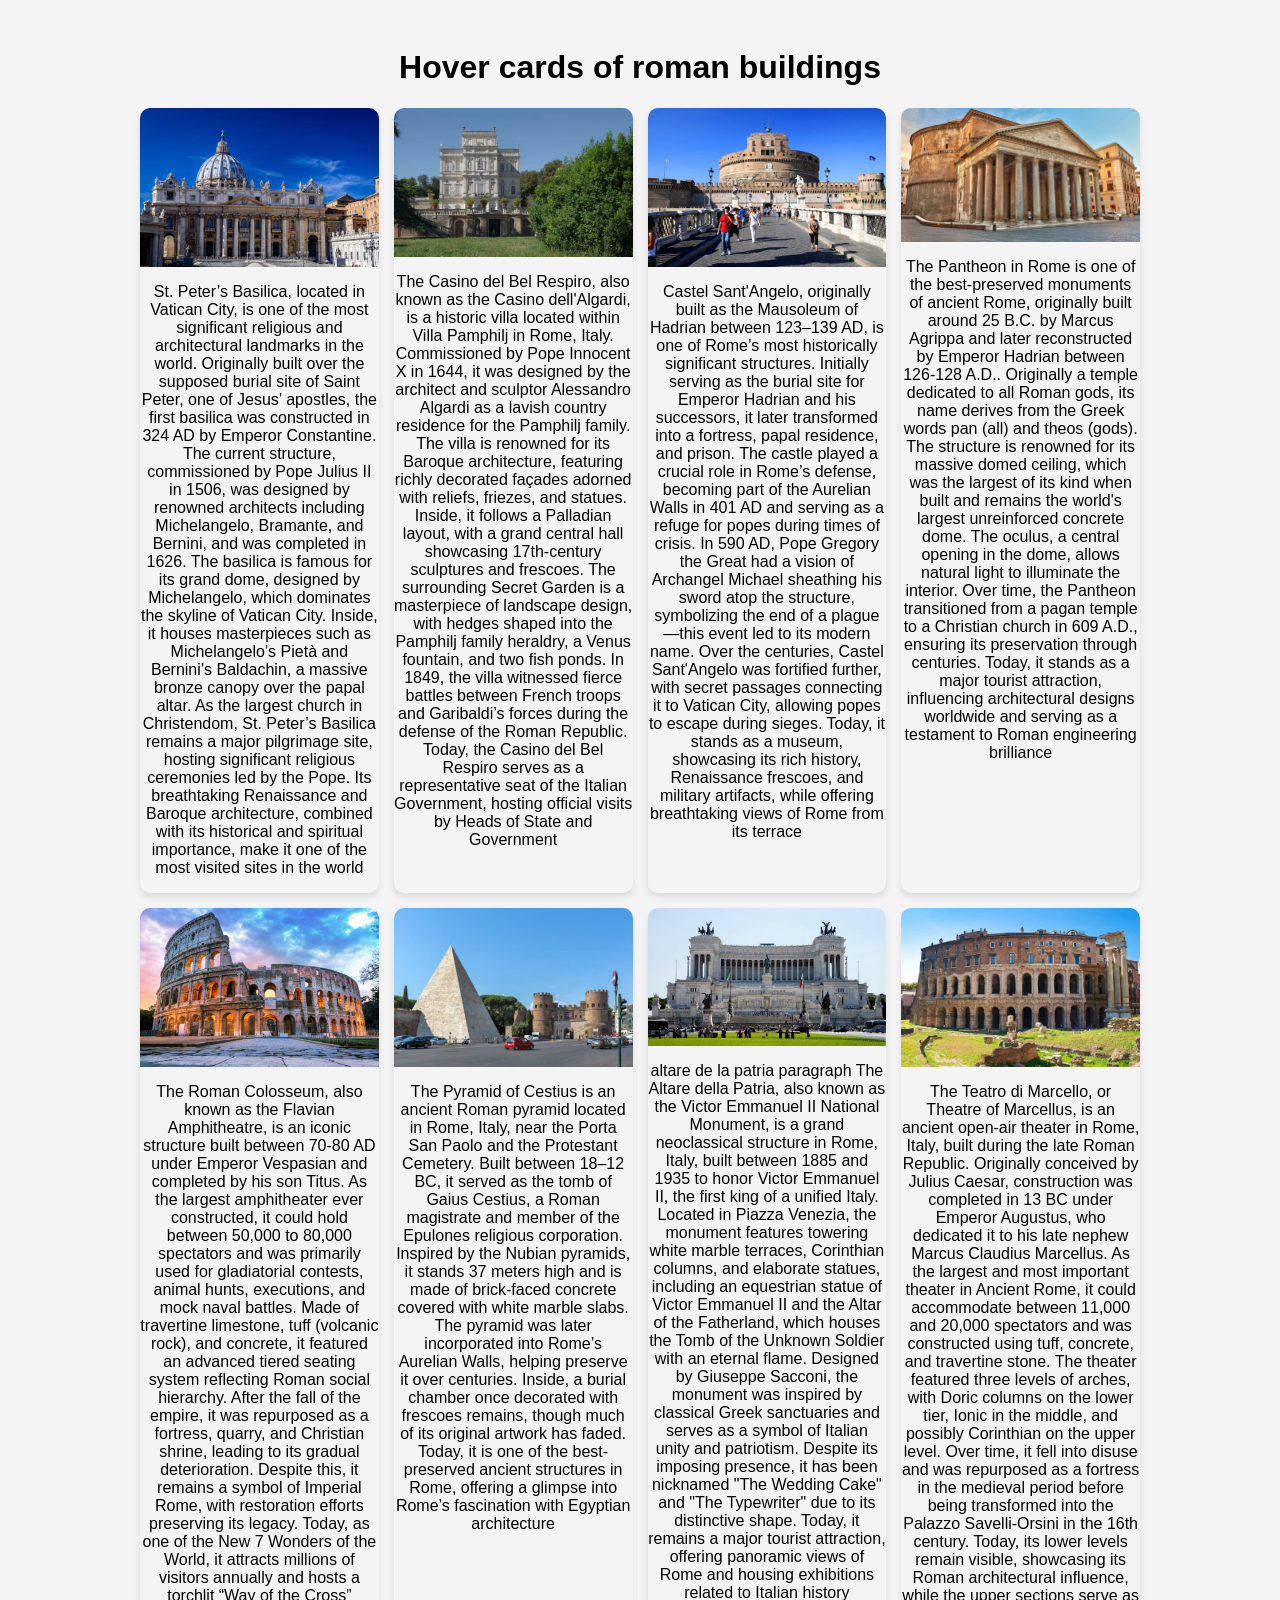
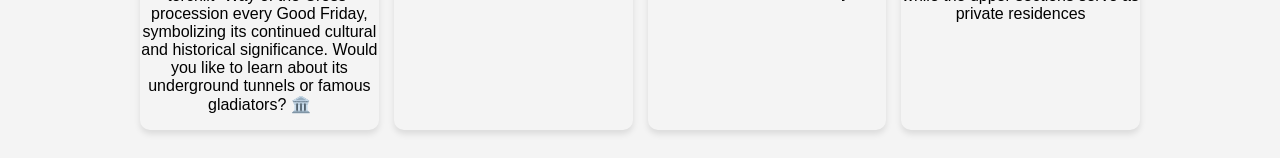
<file: romahover/romahover.html>
<!DOCTYPE html>
<html lang="en">
<head>
    <meta charset="UTF-8">
    <meta name="viewport" content="width=device-width, initial-scale=1">
    <title>Hover Effect Cards</title>
    <link rel="stylesheet" href="romahover.css">
</head>
<body>

    <div class="container">
        <h1>Hover cards of roman buildings</h1>
        <div class="grid">
            <div class="card">
                <img src="images/1-st-basilica-compressor.jpg" alt="Image 1">
                <div class="text"></div>
                <p>St. Peter’s Basilica, located in Vatican City, is one of the most significant religious and architectural landmarks in the world. Originally built over the supposed burial site of Saint Peter, one of Jesus’ apostles, the first basilica was constructed in 324 AD by Emperor Constantine. The current structure, commissioned by Pope Julius II in 1506, was designed by renowned architects including Michelangelo, Bramante, and Bernini, and was completed in 1626. The basilica is famous for its grand dome, designed by Michelangelo, which dominates the skyline of Vatican City. Inside, it houses masterpieces such as Michelangelo’s Pietà and Bernini’s Baldachin, a massive bronze canopy over the papal altar. As the largest church in Christendom, St. Peter’s Basilica remains a major pilgrimage site, hosting significant religious ceremonies led by the Pope. Its breathtaking Renaissance and Baroque architecture, combined with its historical and spiritual importance, make it one of the most visited sites in the world </p>
            </div>
            <div class="card">
                <img src="images/Casino-del-bel-Respiro.jpg" alt="Image 2">
                <div class="text"></div>
                <p> The Casino del Bel Respiro, also known as the Casino dell'Algardi, is a historic villa located within Villa Pamphilj in Rome, Italy. Commissioned by Pope Innocent X in 1644, it was designed by the architect and sculptor Alessandro Algardi as a lavish country residence for the Pamphilj family. The villa is renowned for its Baroque architecture, featuring richly decorated façades adorned with reliefs, friezes, and statues. Inside, it follows a Palladian layout, with a grand central hall showcasing 17th-century sculptures and frescoes. The surrounding Secret Garden is a masterpiece of landscape design, with hedges shaped into the Pamphilj family heraldry, a Venus fountain, and two fish ponds. In 1849, the villa witnessed fierce battles between French troops and Garibaldi’s forces during the defense of the Roman Republic. Today, the Casino del Bel Respiro serves as a representative seat of the Italian Government, hosting official visits by Heads of State and Government</p>
            </div>
            <div class="card">
                <img src="images/Castel-Sant’Angelo.jpg" alt="Image 3">
                <div class="text"></div>
                <p>Castel Sant'Angelo, originally built as the Mausoleum of Hadrian between 123–139 AD, is one of Rome’s most historically significant structures. Initially serving as the burial site for Emperor Hadrian and his successors, it later transformed into a fortress, papal residence, and prison. The castle played a crucial role in Rome’s defense, becoming part of the Aurelian Walls in 401 AD and serving as a refuge for popes during times of crisis. In 590 AD, Pope Gregory the Great had a vision of Archangel Michael sheathing his sword atop the structure, symbolizing the end of a plague—this event led to its modern name. Over the centuries, Castel Sant'Angelo was fortified further, with secret passages connecting it to Vatican City, allowing popes to escape during sieges. Today, it stands as a museum, showcasing its rich history, Renaissance frescoes, and military artifacts, while offering breathtaking views of Rome from its terrace </p>
            </div>
            <div class="card">
                <img src="images/f-pantheon.jpg" alt="Image 4">
                <div class="text"></div>
                <p>The Pantheon in Rome is one of the best-preserved monuments of ancient Rome, originally built around 25 B.C. by Marcus Agrippa and later reconstructed by Emperor Hadrian between 126-128 A.D.. Originally a temple dedicated to all Roman gods, its name derives from the Greek words pan (all) and theos (gods). The structure is renowned for its massive domed ceiling, which was the largest of its kind when built and remains the world's largest unreinforced concrete dome. The oculus, a central opening in the dome, allows natural light to illuminate the interior. Over time, the Pantheon transitioned from a pagan temple to a Christian church in 609 A.D., ensuring its preservation through centuries. Today, it stands as a major tourist attraction, influencing architectural designs worldwide and serving as a testament to Roman engineering brilliance </p>
            </div>
            <div class="card">
                <img src="images/OG_Colosseum_Ancient-Rome_KIDS_1122_3x2.avif" alt="Image 5">
                <div class="text"></div>
                <p>
                    The Roman Colosseum, also known as the Flavian Amphitheatre, is an iconic structure built between 70-80 AD under Emperor Vespasian and completed by his son Titus. As the largest amphitheater ever constructed, it could hold between 50,000 to 80,000 spectators and was primarily used for gladiatorial contests, animal hunts, executions, and mock naval battles. Made of travertine limestone, tuff (volcanic rock), and concrete, it featured an advanced tiered seating system reflecting Roman social hierarchy. After the fall of the empire, it was repurposed as a fortress, quarry, and Christian shrine, leading to its gradual deterioration. Despite this, it remains a symbol of Imperial Rome, with restoration efforts preserving its legacy. Today, as one of the New 7 Wonders of the World, it attracts millions of visitors annually and hosts a torchlit “Way of the Cross” procession every Good Friday, symbolizing its continued cultural and historical significance. Would you like to learn about its underground tunnels or famous gladiators? 🏛️ </p>
            </div>
            <div class="card">
                <img src="images/Pyramid-of-Cestius.jpg" alt="Image 6">
                <div class="text"></div>
                <p>The Pyramid of Cestius is an ancient Roman pyramid located in Rome, Italy, near the Porta San Paolo and the Protestant Cemetery. Built between 18–12 BC, it served as the tomb of Gaius Cestius, a Roman magistrate and member of the Epulones religious corporation. Inspired by the Nubian pyramids, it stands 37 meters high and is made of brick-faced concrete covered with white marble slabs. The pyramid was later incorporated into Rome’s Aurelian Walls, helping preserve it over centuries. Inside, a burial chamber once decorated with frescoes remains, though much of its original artwork has faded. Today, it is one of the best-preserved ancient structures in Rome, offering a glimpse into Rome’s fascination with Egyptian architecture </p>
            </div>
            <div class="card">
                <img src="images/Roman_Architecture_Altare_della_Patria_resize_md.jpg" alt="Image 7">
                <div class="text"></div>
                <p> altare de la patria paragraph
                    The Altare della Patria, also known as the Victor Emmanuel II National Monument, is a grand neoclassical structure in Rome, Italy, built between 1885 and 1935 to honor Victor Emmanuel II, the first king of a unified Italy. Located in Piazza Venezia, the monument features towering white marble terraces, Corinthian columns, and elaborate statues, including an equestrian statue of Victor Emmanuel II and the Altar of the Fatherland, which houses the Tomb of the Unknown Soldier with an eternal flame. Designed by Giuseppe Sacconi, the monument was inspired by classical Greek sanctuaries and serves as a symbol of Italian unity and patriotism. Despite its imposing presence, it has been nicknamed "The Wedding Cake" and "The Typewriter" due to its distinctive shape. Today, it remains a major tourist attraction, offering panoramic views of Rome and housing exhibitions related to Italian history</p>
            </div>
            <div class="card">
                <img src="images/Teatro-Marcello.jpg" alt="Image 8">
                <div class="text"></div>
                <p>The Teatro di Marcello, or Theatre of Marcellus, is an ancient open-air theater in Rome, Italy, built during the late Roman Republic. Originally conceived by Julius Caesar, construction was completed in 13 BC under Emperor Augustus, who dedicated it to his late nephew Marcus Claudius Marcellus. As the largest and most important theater in Ancient Rome, it could accommodate between 11,000 and 20,000 spectators and was constructed using tuff, concrete, and travertine stone. The theater featured three levels of arches, with Doric columns on the lower tier, Ionic in the middle, and possibly Corinthian on the upper level. Over time, it fell into disuse and was repurposed as a fortress in the medieval period before being transformed into the Palazzo Savelli-Orsini in the 16th century. Today, its lower levels remain visible, showcasing its Roman architectural influence, while the upper sections serve as private residences </p>
            </div>
        </div>
    </div>

</body>
</html>
</file>
<file: project3.css>
/* project3.css */
body {
    font-family: Arial, sans-serif;
}

h2 {
    color: #390f61;
}

.card {
    margin-top: 30px;}

    body {
        background-image: url(''); /* Replace with your image path */
        background-size: cover; /* Ensures the image covers the entire screen */
        background-position: center; /* Centers the image */
        background-repeat: no-repeat; /* Prevents repetition */
    }
    .img-fluid {
        max-width: 100%;
        height: auto;
    }
    
    .rounded-circle {
        border-radius: 50%;
    }
    
    
    .overlay {
        background: rgba(0, 0, 0, 0.5); /* Dark overlay to improve text readability */
        padding: 50px;
        border-radius: 10px;
    }
    .activity-card {
        position: relative;
        overflow: hidden;
        border-radius: 10px;
    }
    
    .activity-img {
        width: 100%;
        height: auto;
        transition: transform 0.3s ease;
    }
    
    .activity-card:hover .activity-img {
        transform: scale(1.0); /* Zoom effect on hover */
    }
    
    .overlay {
        position: absolute;
        bottom: 0;
        left: 0;
        width: 100%;
        background: rgba(0, 0, 0, 0.7);
        color: white;
        text-align: center;
        padding: 10px;
        font-size: 18px;
        opacity: 0;
        transition: opacity 0.3s ease-in-out;
    }
    
    .activity-card:hover .overlay {
        opacity: 1; /* Overlay appears on hover */
    }
    .social-icons a {
        margin: 5px;
        display: inline-block;
    }
    
    .social-icons img {
        width: 30px; /* Adjust size */
        height: 30px;
        transition: transform 0.3s;
    }
    
    .social-icons img:hover {
        transform: scale(1.5); /* Hover effect */
    }
    
    .hero-section {
        background: linear-gradient(to right, rgb(78, 25, 25), rgb(163, 134, 134));
        height: 500px;
        display: flex;
        align-items: center;
        justify-content: center;
        text-align: center;
        color: white;
    }
    
    .experience-card {
        position: relative;
        overflow: hidden;
        border-radius: 10px;
    }
    
    .experience-img {
        width: 100%;
        transition: transform 0.3s ease-in-out;
    }
    
    .experience-card:hover .experience-img {
        transform: scale(1.1);
    }
    
    .overlay {
        position: absolute;
        bottom: 0;
        left: 0;
        right: 0;
        background: rgba(0, 0, 0, 0.7);
        color: white;
        text-align: center;
        padding: 10px;
        opacity: 0;
        transition: opacity 0.3s ease-in-out;
    }
    
    .experience-card:hover .overlay {
        opacity: 1;
    }
    body {
        background: radial-gradient(circle, #ddd 1px, transparent 2px);
        background-size: 20px 20px;
    }
    
    h1 {
        font-size: 50px;
    }
    
    h2 {
        font-size: 38px;
    }
    
    .navbar-brand, .nav-link {
        font-size: 18px;
    }
    p {
        font-size: larger;
    }
</file>
<file: Project1/artculture.css>
/* styles.css */
body {
    font-family: 'Georgia', serif;
    margin: 0;
    padding: 0;
    line-height: 1.8;
    background-color: #f8f9fa;
    color: #333;
}

header {
    background: #4a4e69;
    color: #f2e9e4;
    text-align: center;
    padding: 2rem 0;
    border-bottom: 5px solid #9a8c98;
}

header h1 {
    margin: 0;
    font-size: 3rem;
}

nav {
    background: #22223b;
    color: #f2e9e4;
    text-align: center;
    padding: 1rem 0;
}

nav ul {
    list-style: none;
    padding: 0;
}

nav li {
    display: inline;
    margin: 0 15px;
}

nav a {
    color: #f2e9e4;
    text-decoration: none;
    font-weight: bold;
}

main {
    padding: 3rem;
}

section {
    margin-bottom: 2.5rem;
    background: #fff;
    padding: 2rem;
    border-radius: 8px;
    box-shadow: 0 2px 10px rgba(0, 0, 0, 0.1);
}

section img {
    max-width: 100%;
    height: auto;
    margin-top: 1rem;
    border-radius: 8px;
}

footer {
    background: #4a4e69;
    color: #f2e9e4;
    text-align: center;
    padding: 1rem 0;
    margin-top: 2rem;
    font-size: 0.9rem;
}
</file>
<file: Project1/hagiasophia.css>
/* General Styling */
body {
    font-family: 'Arial', sans-serif;
    margin: 0;
    padding: 0;
    background-color: #f4f4f9;
    color: #333;
}

/* Header Styles */
header .hero {
    background-image: url('images/Hagiasophia.jpeg');
    background-size: cover;
    background-position: center;
    color: white;
    text-align: center;
    padding: 100px 20px;
    box-shadow: inset 0 0 0 1000px rgba(0, 0, 0, 0.4);
}

header h1 {
    font-size: 3rem;
    margin: 0;
}

header p {
    font-size: 1.5rem;
    margin-top: 10px;
}

/* Main Section */
main {
    display: flex;
    flex-direction: column;
    align-items: center;
    padding: 20px;
}

.ticket-section {
    background: white;
    border-radius: 10px;
    box-shadow: 0 4px 8px rgba(0, 0, 0, 0.2);
    overflow: hidden;
    width: 90%;
    max-width: 800px;
    margin-bottom: 20px;
    padding: 20px;
    text-align: center;
}

.ticket-section h2 {
    margin-bottom: 20px;
    font-size: 2rem;
}

/* Table Styles */
table {
    width: 100%;
    border-collapse: collapse;
    margin-top: 10px;
}

table thead {
    background-color: #8a2b06;
    color: white;
}

table th, table td {
    padding: 15px;
    text-align: left;
    border: 1px solid #ddd;
}

table tbody tr:nth-child(even) {
    background-color: #f9f9f9;
}

table tbody tr:nth-child(odd) {
    background-color: #fff;
}

/* Footer */
footer {
    text-align: center;
    background-color: #8a2b06;
    color: white;
    padding: 10px 0;
    margin-top: 20px;
}
</file>
<file: Project1/history.css>
/* General Styling */
body {
    font-family: 'Arial', sans-serif;
    margin: 0;
    padding: 0;
    background-color: #f4f4f9;
    color: #2d044e;
    line-height: 1.6;
}

/* Header Styles */
header .hero {
    background-image: url(images/backroud.avif);
    background-size: cover;
    background-position: center;
    color: rgb(56, 3, 3);
    text-align: center;
    padding: 100px 20px;
    box-shadow: inset 0 0 0 1000px rgba(0, 0, 0, 0.4);
}

header h1 {
    font-size: 3rem;
    margin: 0;
}

header p {
    font-size: 1.5rem;
    margin-top: 10px;
}

/* Main Section */
main {
    display: flex;
    flex-direction: column;
    align-items: center;
    padding: 20px;
}

section {
    background: white;
    border-radius: 10px;
    box-shadow: 0 4px 8px rgba(0, 0, 0, 0.2);
    overflow: hidden;
    width: 90%;
    max-width: 800px;
    margin-bottom: 20px;
    padding: 20px;
}

section h2 {
    margin-bottom: 20px;
    font-size: 2rem;
    color: #8a2b06;
}

section p {
    margin: 10px 0;
}

/* Image Styles */
section img {
    width: 100%;
    height: auto;
    margin: 10px 0;
    border-radius: 5px;
}

/* Footer */
footer {
    text-align: center;
    background-color: #8a2b06;
    color: white;
    padding: 10px 0;
    margin-top: 20px;
}
</file>
<file: project2/project2.css>
:root {
        --primary-color: rgb(134, 124, 80);
        

      }
.title{
    background-color: var(--primarycolor);
    color: var(--primarylight);
}
body {
    background-image: url('images/zeta.webp'); /* Make sure you have this image */
    background-size: cover;
    color: black; /* Text stays readable */
  }
  body {
    font-family: "Montserrat", sans-serif;
    font-size: 17px;
    color: rgb(39, 7, 7);
  }
  
  h1, h2, h3 {
    font-family: "Poppins", sans-serif;
    font-weight: 600;
    letter-spacing: 2px;
    text-transform: uppercase;
  }
</file>
<file: Project3/project3.css>
/* project3.css */
body {
    font-family: Arial, sans-serif;
}

h2 {
    color: #390f61;
}

.card {
    margin-top: 30px;}

    body {
        background-image: url(''); /* Replace with your image path */
        background-size: cover; /* Ensures the image covers the entire screen */
        background-position: center; /* Centers the image */
        background-repeat: no-repeat; /* Prevents repetition */
    }
    .img-fluid {
        max-width: 100%;
        height: auto;
    }
    
    .rounded-circle {
        border-radius: 50%;
    }
    
    
    .overlay {
        background: rgba(0, 0, 0, 0.5); /* Dark overlay to improve text readability */
        padding: 50px;
        border-radius: 10px;
    }
    .activity-card {
        position: relative;
        overflow: hidden;
        border-radius: 10px;
    }
    
    .activity-img {
        width: 100%;
        height: auto;
        transition: transform 0.3s ease;
    }
    
    .activity-card:hover .activity-img {
        transform: scale(1.0); /* Zoom effect on hover */
    }
    
    .overlay {
        position: absolute;
        bottom: 0;
        left: 0;
        width: 100%;
        background: rgba(0, 0, 0, 0.7);
        color: white;
        text-align: center;
        padding: 10px;
        font-size: 18px;
        opacity: 0;
        transition: opacity 0.3s ease-in-out;
    }
    
    .activity-card:hover .overlay {
        opacity: 1; /* Overlay appears on hover */
    }
    .social-icons a {
        margin: 5px;
        display: inline-block;
    }
    
    .social-icons img {
        width: 30px; /* Adjust size */
        height: 30px;
        transition: transform 0.3s;
    }
    
    .social-icons img:hover {
        transform: scale(1.5); /* Hover effect */
    }
    
    .hero-section {
        background: linear-gradient(to right, rgb(78, 25, 25), rgb(163, 134, 134));
        height: 500px;
        display: flex;
        align-items: center;
        justify-content: center;
        text-align: center;
        color: white;
    }
    
    .experience-card {
        position: relative;
        overflow: hidden;
        border-radius: 10px;
    }
    
    .experience-img {
        width: 100%;
        transition: transform 0.3s ease-in-out;
    }
    
    .experience-card:hover .experience-img {
        transform: scale(1.1);
    }
    
    .overlay {
        position: absolute;
        bottom: 0;
        left: 0;
        right: 0;
        background: rgba(0, 0, 0, 0.7);
        color: white;
        text-align: center;
        padding: 10px;
        opacity: 0;
        transition: opacity 0.3s ease-in-out;
    }
    
    .experience-card:hover .overlay {
        opacity: 1;
    }
    body {
        background: radial-gradient(circle, #ddd 1px, transparent 2px);
        background-size: 20px 20px;
    }
    
    h1 {
        font-size: 50px;
    }
    
    h2 {
        font-size: 38px;
    }
    
    .navbar-brand, .nav-link {
        font-size: 18px;
    }
    p {
        font-size: larger;
    }
</file>
<file: romahover/romahover.css>
/* romahover.css */ 
body {
    font-family: Arial, sans-serif;
    background-color: #f4f4f4;
    text-align: center;
}

.container {
    padding: 20px;
}

.grid {
    display: grid;
    grid-template-columns: repeat(4, 1fr);
    gap: 15px;
    max-width: 1000px;
    margin: auto;
}

.card {
    position: relative;
    overflow: hidden;
    border-radius: 10px;
    box-shadow: 0px 4px 6px rgba(0, 0, 0, 0.1);
    transition: transform 0.3s ease-in-out;
}

.card:hover {
    transform: scale(1.05);
}

.card img {
    width: 100%;
    height: auto;
    display: block;
    transition: opacity 0.3s ease-in-out;
}

.card:hover img {
    opacity: 0.7;
}

.text {
    position: absolute;
    bottom: 10px;
    left: 50%;
    transform: translateX(-50%);
    background: rgba(0, 0, 0, 0.7);
    color: #fff;
    padding: 10px;
    font-size: 16px;
    border-radius: 5px;
    opacity: 0;
    transition: opacity 0.3s ease-in-out;
}

.card:hover .text {
    opacity: 1;
}
</file>
